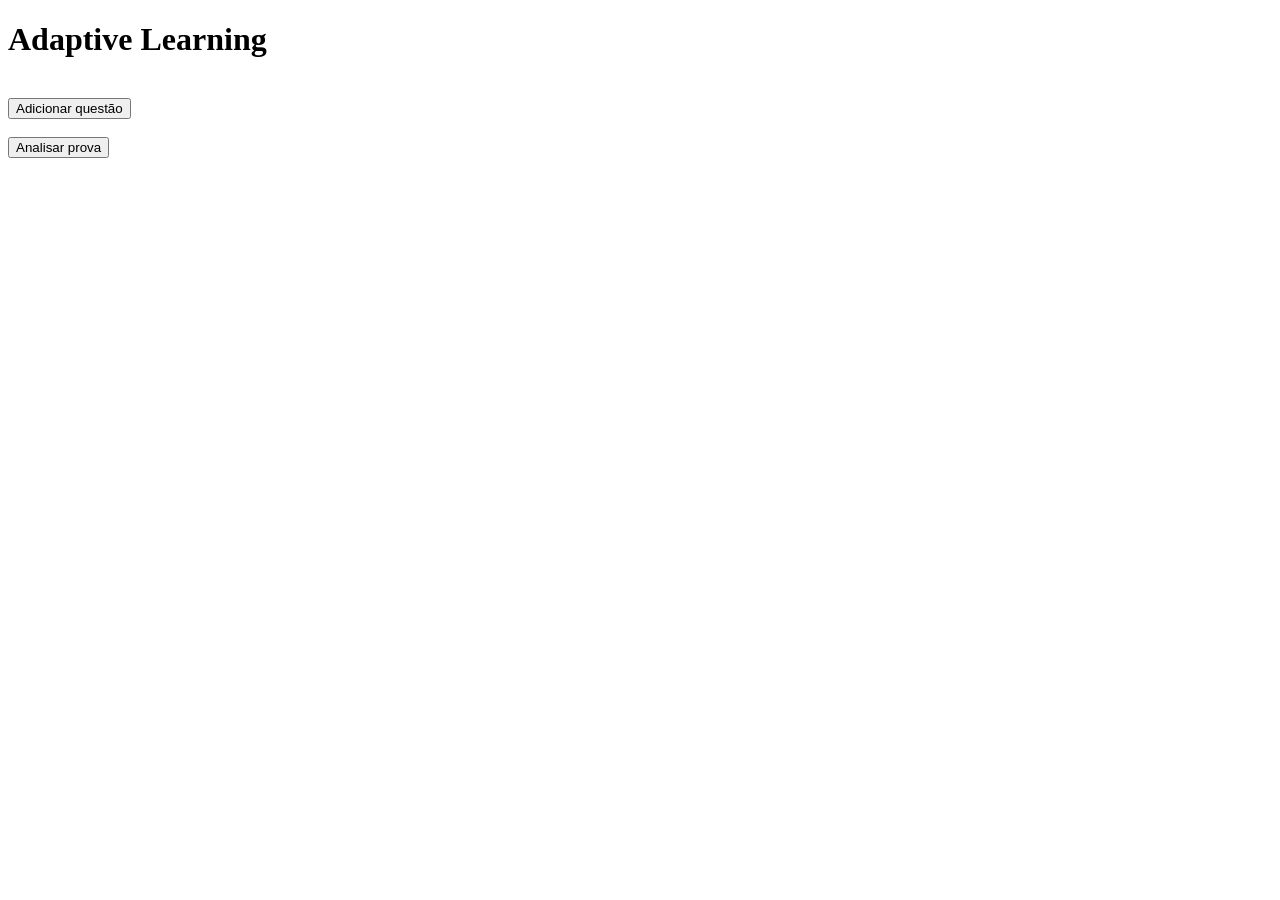
<file: Frontend/index.html>
<!DOCTYPE html>
<html lang="pt-BR">

<head>
    <meta charset="UTF-8">
    <meta name="viewport" content="width=device-width, initial-scale=1.0">
    <title>Adaptive Learning</title>
</head>

<body>

    <h1>Adaptive Learning</h1>

    <form id="question-form">

        <div id="questions-container">

        </div>

        <br>

        <button type="button" id="add-question">
            Adicionar questão
        </button>

        <br><br>

        <button type="submit">
            Analisar prova
        </button>

    </form>

    <div id="result"></div>

    <script src="script.js"></script>

</body>

</html>
</file>
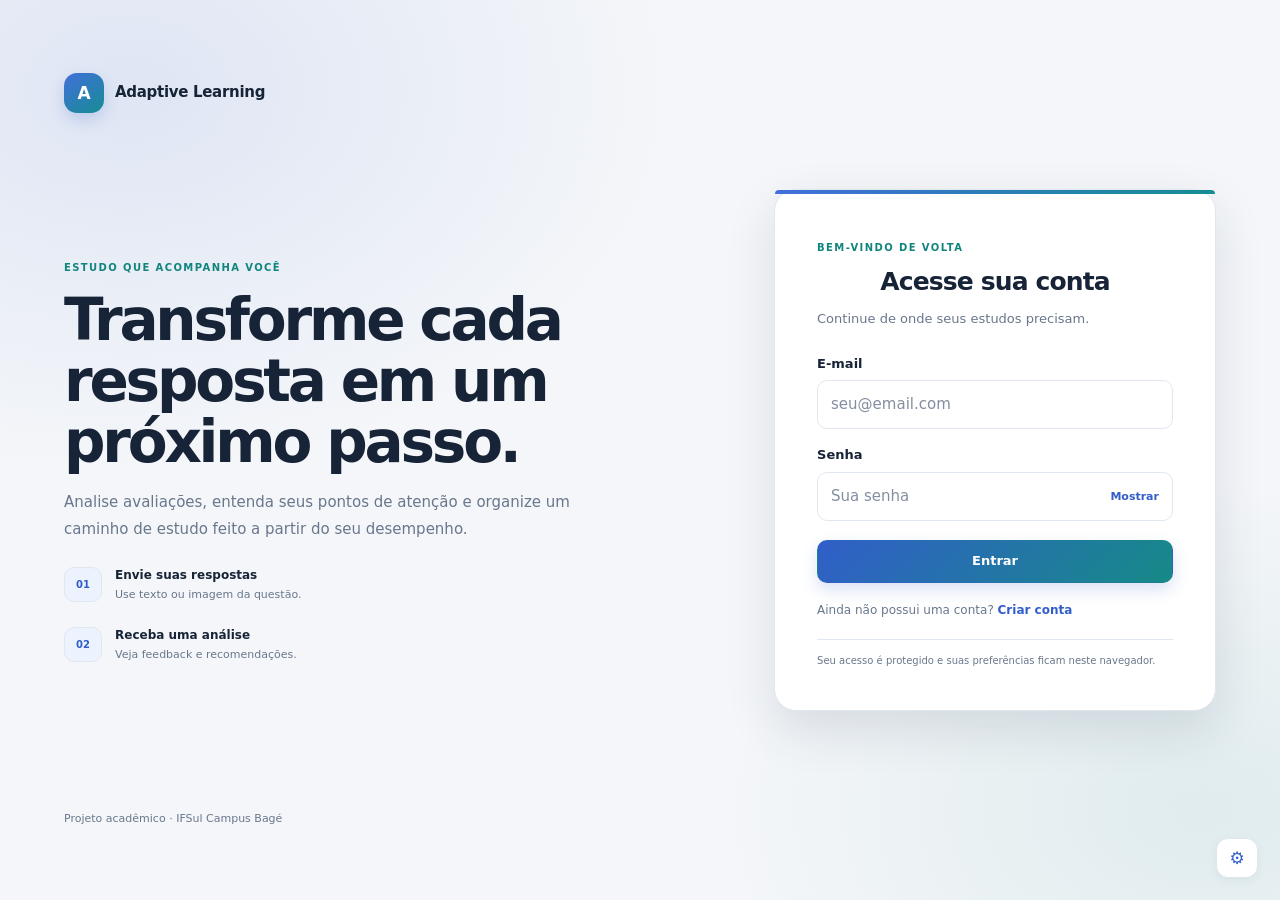
<file: frontend/dashboard.html>
<!DOCTYPE html>
<html lang="pt-BR">

<head>
    <meta charset="UTF-8">
    <meta name="viewport" content="width=device-width, initial-scale=1.0">
    <meta http-equiv="Content-Security-Policy" content="default-src 'self'; base-uri 'self'; object-src 'none'; form-action 'self'; script-src 'self' https://vlibras.gov.br; style-src 'self' 'unsafe-inline' https://vlibras.gov.br; img-src 'self' data: blob: https://vlibras.gov.br; font-src 'self' data: https://vlibras.gov.br; connect-src 'self' http://127.0.0.1:8000 http://localhost:8000 https://vlibras.gov.br; frame-src https://vlibras.gov.br">
    <script src="js/theme-init.js"></script>

    <title>Painel | Adaptive Learning</title>

    <link rel="stylesheet" href="css/style.css">
    <link rel="stylesheet" href="css/product.css">
</head>

<body>

    <!-- Barra superior -->

    <header class="topbar">

        <button id="menu-button" class="menu-button" type="button" aria-label="Abrir menu">
            <span></span>
            <span></span>
            <span></span>
        </button>


        <div class="topbar-title">
            <span>Adaptive Learning</span>
            <span class="topbar-context">Seu espaço de aprendizagem</span>
        </div>

        <label class="nav-search-wrap" for="nav-search">
            <span aria-hidden="true">⌕</span>
            <input id="nav-search" type="search" placeholder="Ir para uma área…" autocomplete="off">
            <kbd>Ctrl K</kbd>
        </label>


        <button class="topbar-user" id="open-account-button" type="button" aria-label="Abrir meu perfil">
            <span class="user-avatar" id="user-avatar" aria-hidden="true">AL</span>
            <span class="user-topbar-copy"><strong id="user-name-short" data-no-translate></strong><small id="user-role-label">Conta</small></span>
        </button>

    </header>


    <!-- Menu lateral -->

    <aside id="sidebar" class="sidebar">

        <div class="sidebar-header">
            <span class="brand-mark" aria-hidden="true">A</span>
            <div><h2>Adaptive Learning</h2><span>Aprender com propósito</span></div>
            <button id="sidebar-close" class="sidebar-close" type="button" aria-label="Fechar menu">×</button>
        </div>

        <label class="sidebar-search" for="sidebar-nav-search">
            <span aria-hidden="true">⌕</span>
            <input id="sidebar-nav-search" type="search" placeholder="Buscar no menu" autocomplete="off">
        </label>


        <nav class="sidebar-nav">

            <span class="nav-group-label">ESPAÇO DE TRABALHO</span>

            <button class="menu-item active" data-section="home" type="button">
                <span aria-hidden="true"><svg viewBox="0 0 24 24"><path d="m3 10 9-7 9 7v10a1 1 0 0 1-1 1h-6v-7h-4v7H4a1 1 0 0 1-1-1z"/></svg></span>
                <span>Início</span>
            </button>


            <button class="menu-item" data-section="exam" type="button">
                <span aria-hidden="true"><svg viewBox="0 0 24 24"><path d="M8 4h8l4 4v12H4V4z"/><path d="M8 12h8M8 16h8M15 4v5h5"/></svg></span>
                <span>Avaliações</span>
            </button>


            <button class="menu-item" data-section="history" type="button">
                <span aria-hidden="true"><svg viewBox="0 0 24 24"><path d="M4 19V5M4 19h17"/><path d="M8 15v-4M13 15V7M18 15V9"/></svg></span>
                <span>Histórico</span>
            </button>


            <button class="menu-item" data-section="profile" type="button">
                <span aria-hidden="true"><svg viewBox="0 0 24 24"><circle cx="12" cy="8" r="4"/><path d="M4 21a8 8 0 0 1 16 0"/></svg></span>
                <span>Meu perfil</span>
            </button>

            <button class="menu-item" data-section="study-plan" type="button">
                <span aria-hidden="true"><svg viewBox="0 0 24 24"><path d="M4 5.5A2.5 2.5 0 0 1 6.5 3H20v16H6.5A2.5 2.5 0 0 0 4 21z"/><path d="M4 5.5v13A2.5 2.5 0 0 1 6.5 16H20"/></svg></span>
                <span>Plano de estudos</span>
            </button>


            <button class="menu-item" data-section="about" type="button">
                <span aria-hidden="true"><svg viewBox="0 0 24 24"><circle cx="12" cy="12" r="9"/><path d="M12 11v5M12 8h.01"/></svg></span>
                <span>Sobre o projeto</span>
            </button>


            <!--
                Esta opção começa escondida.
                O dashboard.js mostra ela apenas
                quando o usuário possui role ADMIN.
            -->

            <button id="admin-users-menu" class="menu-item" data-section="admin-users" type="button"
                style="display: none;">
                <span aria-hidden="true"><svg viewBox="0 0 24 24"><path d="m3 7 5 4 4-7 4 7 5-4-2 12H5z"/></svg></span>
                <span>Usuários</span>
            </button>

            <span class="nav-group-label nav-group-label-secondary">PREFERÊNCIAS</span>
            <button class="menu-item" id="open-account-menu" data-section="account" type="button">
                <span aria-hidden="true"><svg viewBox="0 0 24 24"><circle cx="12" cy="8" r="4"/><path d="M4 21a8 8 0 0 1 16 0"/></svg></span>
                <span>Minha conta</span>
            </button>
            <button class="menu-item" data-section="settings" type="button">
                <span aria-hidden="true"><svg viewBox="0 0 24 24"><circle cx="12" cy="12" r="3"/><path d="m19.4 15 .1.1 1.2 1-1.2 2.1-1.5-.5a8 8 0 0 1-1.5.9l-.3 1.6h-2.4l-.3-1.6a8 8 0 0 1-1.5-.9l-1.5.5-1.2-2.1 1.2-1a7 7 0 0 1 0-1.8l-1.2-1 1.2-2.1 1.5.5a8 8 0 0 1 1.5-.9l.3-1.6h2.4l.3 1.6a8 8 0 0 1 1.5.9l1.5-.5 1.2 2.1-1.2 1a7 7 0 0 1 0 1.8z"/></svg></span>
                <span>Configurações</span>
            </button>

        </nav>


        <div class="sidebar-footer">

            <button id="logout-button" class="menu-item logout" type="button">
                <span aria-hidden="true"><svg viewBox="0 0 24 24"><path d="M10 17l5-5-5-5M15 12H3"/><path d="M12 3h7a2 2 0 0 1 2 2v14a2 2 0 0 1-2 2h-7"/></svg></span>
                <span>Sair</span>
            </button>

        </div>

    </aside>


    <!-- Fundo escuro quando o menu abre -->

    <div id="overlay" class="overlay"></div>


    <!-- Conteúdo principal -->

    <main class="main-content">


        <!-- ================================= -->
        <!-- INÍCIO                            -->
        <!-- ================================= -->

        <section id="home-section" class="content-section active-section">

            <div class="welcome-section">

                <p id="welcome-eyebrow" class="eyebrow">
                    APRENDIZAGEM ADAPTATIVA
                </p>

                <h1>
                    Olá, <span id="user-name" data-no-translate></span> 👋
                </h1>

                <p id="welcome-text" class="welcome-text">
                    Acompanhe seu desempenho, analise provas e descubra
                    quais conteúdos precisam de mais atenção.
                </p>

            </div>


            <div class="dashboard-grid">

                <section id="home-admin-overview" class="admin-overview-card" style="display:none" aria-labelledby="admin-overview-title">
                    <div class="admin-overview-heading">
                        <div><p class="eyebrow">ÁREA ADMINISTRATIVA</p><h2 id="admin-overview-title">Visão geral do sistema</h2><p>Indicadores da plataforma e gestão de contas.</p></div>
                        <button class="primary-button" id="open-admin-users-button" type="button">Gerenciar contas</button>
                    </div>
                    <div class="admin-metrics" aria-live="polite">
                        <article><span>Contas</span><strong id="admin-metric-users">—</strong></article>
                        <article><span>Estudantes</span><strong id="admin-metric-students">—</strong></article>
                        <article><span>Professores</span><strong id="admin-metric-teachers">—</strong></article>
                        <article><span>Avaliações publicadas</span><strong id="admin-metric-assessments">—</strong></article>
                    </div>
                    <p class="admin-overview-note" id="admin-overview-note">Carregando indicadores…</p>
                </section>


                <!-- Card principal -->

                <div class="dashboard-card highlight-card">

                    <div class="card-icon">
                        📝
                    </div>


                    <div>

                        <h3>
                            Avaliações
                        </h3>

                        <p>
                            Professores publicam questões; estudantes enviam suas respostas para correção.
                        </p>


                        <button class="primary-button" id="start-exam-button" type="button">
                            Acessar avaliações
                        </button>

                    </div>

                </div>


                <!-- Desempenho -->

                <div id="home-student-performance-card" class="dashboard-card">

                    <div class="card-icon">
                        📊
                    </div>

                    <h3>
                        Seu desempenho
                    </h3>

                    <p>
                        Acompanhe seu desempenho acumulado nas avaliações.
                    </p>

                    <div class="home-performance">

                        <div class="home-performance-item">
                            <span>Questões</span>
                            <strong id="home-total">-</strong>
                        </div>

                        <div class="home-performance-item">
                            <span>Acertos</span>
                            <strong id="home-correct">-</strong>
                        </div>

                        <div class="home-performance-item">
                            <span>Aproveitamento</span>
                            <strong id="home-accuracy">-</strong>
                        </div>

                    </div>

                </div>


                <!-- Prioridades -->

                <div id="home-study-priorities-card" class="dashboard-card">

                    <div class="card-icon">
                        🎯
                    </div>

                    <h3>
                        Prioridades de estudo
                    </h3>

                    <p>
                        Conteúdos que atualmente precisam de mais atenção.
                    </p>

                    <div id="home-priorities" data-no-translate>

                        <div class="empty-state">

                            <strong>
                                Carregando...
                            </strong>

                        </div>

                    </div>

                </div>


                <!-- Explicação do sistema -->

                <div id="home-learning-info" class="info-card">

                    <div>

                        <p class="eyebrow">
                            COMO FUNCIONA
                        </p>

                        <h2>
                            O sistema aprende com seu desempenho
                        </h2>

                        <p>
                            A cada avaliação, suas respostas são analisadas,
                            seus erros são identificados e os conteúdos que
                            precisam de mais atenção são encontrados.
                        </p>

                    </div>


                    <div class="steps">


                        <div class="step">

                            <span>1</span>

                            <div>

                                <strong>
                                    Você responde
                                </strong>

                                <p>
                                    Faça uma avaliação.
                                </p>

                            </div>

                        </div>


                        <div class="step">

                            <span>2</span>

                            <div>

                                <strong>
                                    A IA analisa
                                </strong>

                                <p>
                                    Seus erros e tópicos são identificados.
                                </p>

                            </div>

                        </div>


                        <div class="step">

                            <span>3</span>

                            <div>

                                <strong>
                                    O estudo se adapta
                                </strong>

                                <p>
                                    Suas prioridades são definidas.
                                </p>

                            </div>

                        </div>

                    </div>

                </div>

        </section>

        <section id="settings-section" class="content-section">
            <div class="page-header">
                <p class="eyebrow">PREFERÊNCIAS DA CONTA</p>
                <h1>Configurações</h1>
                <p>Personalize a aparência e a leitura do Adaptive Learning neste navegador.</p>
            </div>

            <div class="settings-layout">
                <div class="settings-main-column">
                    <section class="settings-card" aria-labelledby="appearance-title">
                        <div class="settings-card-heading"><span class="settings-icon" aria-hidden="true">◐</span><div><h2 id="appearance-title">Aparência</h2><p>Escolha como o sistema acompanha sua preferência de tela.</p></div></div>
                        <div class="settings-control-row"><div><label for="theme-setting">Tema</label><small>Você pode acompanhar o tema do dispositivo.</small></div><select id="theme-setting"><option value="system">Automático</option><option value="light">Claro</option><option value="dark">Escuro</option></select></div>
                    </section>

                    <section class="settings-card" aria-labelledby="accessibility-title">
                        <div class="settings-card-heading"><span class="settings-icon" aria-hidden="true">Aa</span><div><h2 id="accessibility-title">Leitura e acessibilidade</h2><p>Preferências que ajudam a deixar a interface mais confortável.</p></div></div>
                        <div class="settings-control-row"><div><label for="text-scale-setting">Tamanho da interface</label><small>Aumenta textos e controles para facilitar a leitura.</small></div><select id="text-scale-setting"><option value="normal">Padrão</option><option value="large">Grande</option><option value="larger">Muito grande</option></select></div>
                        <div class="settings-control-row"><div><label for="contrast-setting">Alto contraste</label><small>Reforça contornos e diferenças entre elementos.</small></div><label class="switch"><input id="contrast-setting" type="checkbox"><span class="switch-track" aria-hidden="true"></span><span class="sr-only">Ativar alto contraste</span></label></div>
                        <div class="settings-control-row"><div><label for="motion-setting">Reduzir animações</label><small>Desativa movimentos decorativos da interface.</small></div><label class="switch"><input id="motion-setting" type="checkbox"><span class="switch-track" aria-hidden="true"></span><span class="sr-only">Reduzir animações</span></label></div>
                    </section>

                    <section class="settings-card" aria-labelledby="language-title">
                        <div class="settings-card-heading"><span class="settings-icon" aria-hidden="true">文</span><div><h2 id="language-title">Idioma</h2><p>Idioma atual da interface.</p></div></div>
                        <div class="settings-control-row"><div><label for="language-setting">Idioma</label><small>Altera os textos da interface; enunciados e respostas permanecem no idioma original.</small></div><select id="language-setting"><option value="pt-BR">Português (Brasil)</option><option value="en">English</option></select></div>
                    </section>

                    <section class="settings-card" aria-labelledby="comfort-title">
                        <div class="settings-card-heading"><span class="settings-icon" aria-hidden="true">Aa</span><div><h2 id="comfort-title">Conforto de leitura</h2><p>Reduza distrações e destaque os controles da página.</p></div></div>
                        <div class="settings-control-row"><div><label for="reading-mode-setting">Modo de leitura</label><small>Amplia o espaçamento e limita a largura dos textos longos.</small></div><label class="switch"><input id="reading-mode-setting" type="checkbox"><span class="switch-track" aria-hidden="true"></span><span class="sr-only">Ativar modo de leitura</span></label></div>
                        <div class="settings-control-row"><div><label for="link-highlight-setting">Destacar links</label><small>Aplica sublinhado permanente aos links.</small></div><label class="switch"><input id="link-highlight-setting" type="checkbox"><span class="switch-track" aria-hidden="true"></span><span class="sr-only">Destacar links</span></label></div>
                    </section>

                    <section class="settings-card settings-reset-card" aria-labelledby="reset-settings-title">
                        <div><h2 id="reset-settings-title">Restaurar preferências</h2><p>Volta ao tema automático e aos ajustes padrão de leitura e acessibilidade.</p></div>
                        <button id="reset-settings-button" class="secondary-button" type="button">Restaurar padrão</button>
                    </section>
                    <p id="settings-status" class="settings-status" role="status" aria-live="polite"></p>
                </div>

                <aside class="settings-side-column">
                    <section class="settings-card account-settings-card" aria-labelledby="account-settings-title">
                        <p class="eyebrow">SUA CONTA</p><h2 id="account-settings-title">Dados do perfil</h2>
                        <dl class="account-details"><div><dt>Nome</dt><dd id="settings-account-name" data-no-translate>Carregando…</dd></div><div><dt>E-mail</dt><dd id="settings-account-email" data-no-translate>—</dd></div><div><dt>Perfil</dt><dd id="settings-account-role">—</dd></div></dl>
                    </section>
                    <section class="settings-card shortcuts-card" aria-labelledby="shortcuts-title">
                        <p class="eyebrow">ATALHOS</p><h2 id="shortcuts-title">Navegue mais rápido</h2>
                        <div class="shortcut-row"><span>Abrir busca do menu</span><kbd>Ctrl K</kbd></div>
                        <div class="shortcut-row"><span>Fechar menu ou busca</span><kbd>Esc</kbd></div>
                        <p class="settings-footnote">As preferências ficam salvas somente neste navegador.</p>
                    </section>
                </aside>
            </div>
        </section>



        <!-- ================================= -->
        <!-- ANALISAR PROVA                    -->
        <!-- ================================= -->

        <section id="exam-section" class="content-section">

            <div class="page-header">

                <p class="eyebrow">
                    AVALIAÇÃO
                </p>

                <h1>
                    Analisar prova
                </h1>

                <p>
                    Envie uma avaliação para receber uma análise
                    personalizada.
                </p>

            </div>


            <div class="dashboard-card coming-soon-card">

                <span class="large-icon">
                    🧠
                </span>

                <h2>
                    Análise com inteligência artificial
                </h2>

                <p>
                    A análise de prova utiliza o modelo de linguagem
                    para identificar erros, classificar conteúdos
                    e gerar recomendações.
                </p>


                <button class="primary-button" id="open-exam-button" type="button">
                    Preparar avaliação
                </button>

            </div>

        </section>



        <!-- ================================= -->
        <!-- HISTÓRICO                         -->
        <!-- ================================= -->

        <section id="history-section" class="content-section">

            <div class="page-header">

                <p class="eyebrow">
                    ACOMPANHAMENTO
                </p>

                <h1>
                    Histórico
                </h1>

                <p>
                    Acompanhe suas avaliações e sua evolução ao longo do tempo.
                </p>

            </div>


            <div id="history-container" class="dashboard-card" data-no-translate>
                <div class="history-loading" role="status">
                    <span class="loading-spinner" aria-hidden="true"></span>
                    <div><strong>Carregando histórico</strong><span>Buscando suas tentativas recentes.</span></div>
                </div>
            </div>

        </section>



        <!-- ================================= -->
        <!-- PERFIL                            -->
        <!-- ================================= -->

        <section id="profile-section" class="content-section">

            <div class="page-header">

                <p class="eyebrow">
                    DESEMPENHO
                </p>

                <h1>
                    Meu desempenho
                </h1>

                <p>
                    Este perfil considera todas as respostas das suas avaliações. Use o Histórico para comparar cada tentativa e acompanhar sua evolução.
                </p>

            </div>


            <div class="performance-card">

                <div class="performance-item">

                    <span class="performance-label">
                        Questões
                    </span>

                    <strong id="profile-total">
                        -
                    </strong>

                </div>


                <div class="performance-item">

                    <span class="performance-label">
                        Acertos
                    </span>

                    <strong id="profile-correct">
                        -
                    </strong>

                </div>


                <div class="performance-item">

                    <span class="performance-label">
                        Erros
                    </span>

                    <strong id="profile-incorrect">
                        -
                    </strong>

                </div>


                <div class="performance-item">

                    <span class="performance-label">
                        Aproveitamento
                    </span>

                    <strong id="profile-accuracy">
                        -
                    </strong>

                </div>

            </div>


            <div class="dashboard-card">

                <div class="page-header">

                    <h2>
                        Desempenho por tópico
                    </h2>

                    <p>
                        Os tópicos estão ordenados do menor para o maior
                        aproveitamento.
                    </p>

                </div>


                <div id="topic-performance-container" data-no-translate>

                    <div class="empty-state">
                        <strong>
                            Carregando desempenho...
                        </strong>
                    </div>

                </div>

            </div>

        </section>

        <!-- ================================= -->
        <!-- PLANO DE ESTUDOS                  -->
        <!-- ================================= -->

        <section id="study-plan-section" class="content-section">

            <div class="page-header">

                <p class="eyebrow">
                    APRENDIZAGEM ADAPTATIVA
                </p>

                <h1>
                    Plano de estudos
                </h1>

                <p>
                    Seu plano é gerado com base no seu desempenho acumulado
                    e nas dificuldades identificadas pelo sistema.
                </p>

            </div>


            <div id="study-plan-container" class="dashboard-card study-plan-panel" aria-live="polite">

                <div class="study-plan-start">
                    <div class="study-plan-start-icon" aria-hidden="true">✦</div>
                    <div>
                        <p class="eyebrow">PRONTO QUANDO VOCÊ ESTIVER</p>
                        <h2>Monte seu plano personalizado</h2>
                        <p>A análise usa seu histórico completo de respostas. Ela só é iniciada quando você escolher gerar o plano.</p>
                    </div>
                    <button class="primary-button study-plan-generate-button" data-study-plan-action="generate" type="button">Gerar plano de estudos</button>
                </div>

            </div>

        </section>

        <!-- ================================= -->
        <!-- SOBRE                              -->
        <!-- ================================= -->

        <section id="about-section" class="content-section">

            <div class="page-header">

                <p class="eyebrow">
                    PROJETO
                </p>

                <h1>
                    Sobre o Adaptive Learning
                </h1>

                <p>
                    Como a plataforma transforma respostas de avaliações em feedback e prioridades de estudo.
                </p>

            </div>

            <div class="about-overview-grid">
                <article class="dashboard-card about-feature about-feature-primary">
                    <p class="eyebrow">PROPÓSITO DO TCC</p>
                    <h2>Feedback que ajuda o aluno a saber o próximo passo</h2>
                    <p>O Adaptive Learning é um protótipo acadêmico para apoiar o ensino de lógica e programação em C. Em vez de guardar apenas uma nota, ele analisa a resposta, explica o principal ponto a revisar e acompanha como o desempenho muda entre as tentativas.</p>
                    <div class="about-highlight"><strong>O foco</strong><span>Usar evidências das respostas para orientar o estudo, mantendo o professor responsável pela avaliação e pelos critérios.</span></div>
                </article>

                <article class="dashboard-card about-feature about-roles-card">
                    <p class="eyebrow">UM FLUXO PARA CADA PAPEL</p>
                    <h2>Professor publica. Aluno responde.</h2>
                    <ul class="about-role-list">
                        <li><strong>Professor</strong><span>Cria avaliações, informa o gabarito ou critérios privados e acompanha as respostas recebidas.</span></li>
                        <li><strong>Aluno</strong><span>Envia uma foto ou prova, revisa a transcrição, solicita a correção e consulta o feedback.</span></li>
                        <li><strong>Administrador</strong><span>Gerencia usuários e atribui os papéis de estudante e professor.</span></li>
                    </ul>
                </article>
            </div>

            <article class="dashboard-card about-process-card">
                <div class="about-section-heading"><div><p class="eyebrow">DA RESPOSTA AO ESTUDO</p><h2>Como funciona</h2></div><span>Fluxo atual do protótipo</span></div>
                <ol class="about-process-list">
                    <li><span>01</span><div><strong>Avaliação</strong><p>O professor cadastra questões e critérios de correção. O gabarito fica no servidor.</p></div></li>
                    <li><span>02</span><div><strong>Imagem e revisão</strong><p>O aluno envia uma página ou foto, confere o texto transcrito e pode corrigi-lo antes de enviar.</p></div></li>
                    <li><span>03</span><div><strong>Correção e feedback</strong><p>O modelo compara a resposta com os critérios, identifica tópico e erro principal e explica o resultado.</p></div></li>
                    <li><span>04</span><div><strong>Histórico e plano</strong><p>As tentativas formam um perfil acumulado. O plano destaca dificuldades comprovadas no histórico.</p></div></li>
                </ol>
            </article>

            <div class="about-detail-grid">
                <article class="dashboard-card about-feature">
                    <p class="eyebrow">APRENDIZAGEM ADAPTATIVA</p>
                    <h2>O perfil usa o histórico completo</h2>
                    <p>O desempenho considera as respostas de todas as avaliações registradas para aquele aluno. Assim, uma dificuldade recorrente não desaparece por causa de uma única prova recente. A tela de Histórico mantém cada tentativa disponível para comparar os resultados.</p>
                    <p class="about-note">A proposta é acompanhar o conjunto de evidências; a interpretação pedagógica continua dependendo do contexto da turma e do professor.</p>
                </article>

                <article class="dashboard-card about-feature">
                    <p class="eyebrow">IA E OCR</p>
                    <h2>Modelos locais com revisão humana</h2>
                    <p>O Ollama executa Qwen3 para correção e plano de estudos e Qwen3-VL para ler manuscrito e separar questões. O Tesseract atende ao texto impresso. O estudante pode revisar a transcrição; o professor define o gabarito e os critérios.</p>
                    <p class="about-note">A leitura e a correção podem falhar. O feedback é apoio ao estudo e não substitui a decisão docente.</p>
                </article>

                <article class="dashboard-card about-feature">
                    <p class="eyebrow">ACESSIBILIDADE</p>
                    <h2>Opções para diferentes formas de uso</h2>
                    <p>O site inclui tema claro e escuro, contraste reforçado, redução de movimento e controles adaptados a telas menores. O widget oficial VLibras permite solicitar tradução de conteúdo selecionado para Libras.</p>
                    <a class="about-resource-link" href="https://vlibras.gov.br/app/" target="_blank" rel="noopener noreferrer">Conheça o VLibras <span aria-hidden="true">↗</span></a>
                </article>
            </div>

            <article class="dashboard-card about-stack-card">
                <div class="about-section-heading"><div><p class="eyebrow">CONSTRUÇÃO DO PROJETO</p><h2>Tecnologias</h2></div></div>
                <div class="technology-list">
                    <span>Python</span><span>FastAPI</span><span>SQLAlchemy</span><span>PostgreSQL</span>
                    <span>Ollama</span><span>Qwen3</span><span>Qwen3-VL</span><span>Tesseract OCR</span>
                    <span>HTML</span><span>CSS</span><span>JavaScript</span><span>VLibras</span>
                </div>
                <p class="project-author">Desenvolvido por <strong>Raphaell Nunes e Silva</strong><br>Instituto Federal Sul-rio-grandense (IFSul) · Campus Bagé</p>
            </article>

        </section>



        <!-- ================================= -->
        <!-- ADMIN                             -->
        <!-- ================================= -->

        <section id="admin-users-section" class="content-section">

            <div class="page-header">

                <p class="eyebrow">
                    ADMINISTRAÇÃO
                </p>

                <h1>
                    Usuários
                </h1>

                <p>
                    Gerencie contas e permissões. Professores podem criar avaliações e acompanhar respostas.
                </p>

            </div>


            <div id="admin-users-container" class="dashboard-card">

                <p>
                    Carregando usuários...
                </p>

            </div>

        </section>

    </main>

    <dialog id="account-dialog" class="account-dialog" aria-labelledby="account-dialog-title">
        <div class="account-dialog-header"><div><p class="eyebrow">PERFIL E SEGURANÇA</p><h2 id="account-dialog-title">Minha conta</h2></div><button id="close-account-dialog" class="accessibility-close" type="button" aria-label="Fechar perfil">×</button></div>
        <div class="account-dialog-body">
            <form id="account-profile-form" class="account-form">
                <h3>Dados pessoais</h3>
                <label for="account-name-input">Nome</label><input id="account-name-input" name="name" type="text" maxlength="150" required>
                <label for="account-email-input">E-mail</label><input id="account-email-input" type="email" disabled>
                <p class="field-help">O e-mail é usado para entrar e não pode ser alterado nesta tela.</p>
                <button class="primary-button" type="submit">Salvar nome</button>
                <p id="profile-status" class="form-status" role="status" aria-live="polite"></p>
            </form>
            <form id="account-password-form" class="account-form">
                <h3>Alterar senha</h3>
                <label for="current-password-input">Senha atual</label><input id="current-password-input" type="password" autocomplete="current-password" required>
                <label for="new-password-input">Nova senha</label><input id="new-password-input" type="password" minlength="12" maxlength="128" autocomplete="new-password" required>
                <small>Use pelo menos 12 caracteres.</small>
                <label for="confirm-password-input">Confirmar nova senha</label><input id="confirm-password-input" type="password" minlength="12" maxlength="128" autocomplete="new-password" required>
                <button class="primary-button" type="submit">Atualizar senha</button>
                <p id="password-status" class="form-status" role="status" aria-live="polite"></p>
            </form>
        </div>
    </dialog>


    <script defer src="https://vlibras.gov.br/app/vlibras-plugin.js"></script>
    <script src="js/config.js"></script>
    <script src="js/ui.js"></script>
    <script src="js/i18n.js"></script>
    <script src="js/dashboard.js"></script>

</body>

</html>
</file>
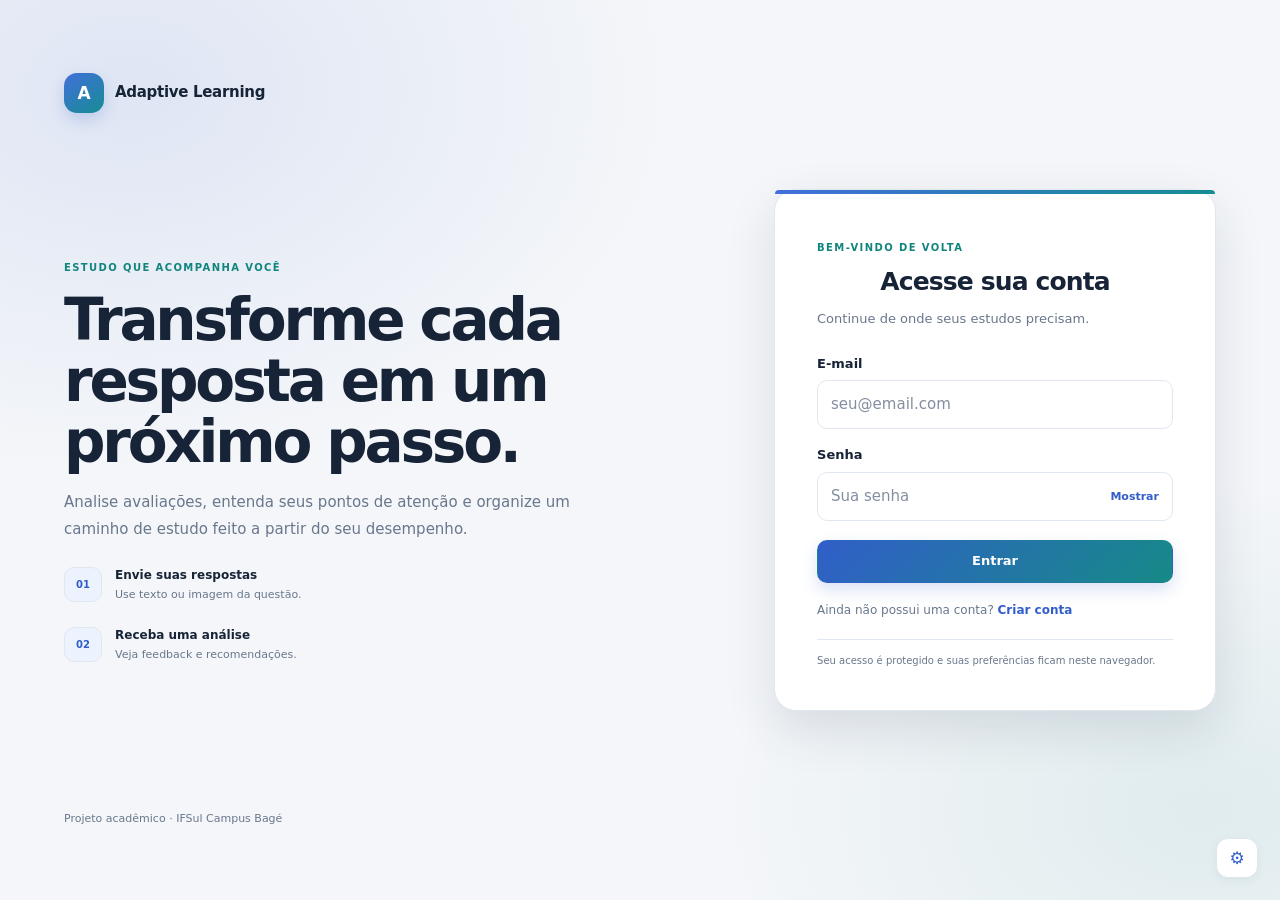
<file: frontend/exam.html>
<!DOCTYPE html>
<html lang="pt-BR">

<head>
    <meta charset="UTF-8">
    <meta name="viewport" content="width=device-width, initial-scale=1.0">
    <meta http-equiv="Content-Security-Policy" content="default-src 'self'; base-uri 'self'; object-src 'none'; form-action 'self'; script-src 'self' https://vlibras.gov.br; style-src 'self' 'unsafe-inline' https://vlibras.gov.br; img-src 'self' data: blob: https://vlibras.gov.br; font-src 'self' data: https://vlibras.gov.br; connect-src 'self' http://127.0.0.1:8000 http://localhost:8000 https://vlibras.gov.br; frame-src https://vlibras.gov.br">
    <script src="js/theme-init.js"></script>
    <title>Avaliações | Adaptive Learning</title>
    <link rel="stylesheet" href="css/style.css">
    <link rel="stylesheet" href="css/product.css">
</head>

<body>
    <header class="topbar">
        <button id="back-button" class="back-button" type="button" aria-label="Voltar ao painel">←</button>
        <div class="topbar-title"><span>Avaliações</span><span class="topbar-context">Espaço de avaliações</span></div>
    </header>

    <main class="main-content">
        <div class="page-header">
            <p class="eyebrow">QUESTÕES E CORREÇÃO</p>
            <h1 id="workflow-title">Carregando...</h1>
            <p id="workflow-description">Preparando seu espaço de avaliações.</p>
        </div>
        <div id="exam-workflow" aria-live="polite">
            <div class="empty-state"><strong>Carregando</strong><span>Conectando à API...</span></div>
        </div>
    </main>

    <script defer src="https://vlibras.gov.br/app/vlibras-plugin.js"></script>
    <script src="js/config.js"></script>
    <script src="js/ui.js"></script>
    <script src="js/i18n.js"></script>
    <script src="js/exam.js"></script>
</body>

</html>
</file>
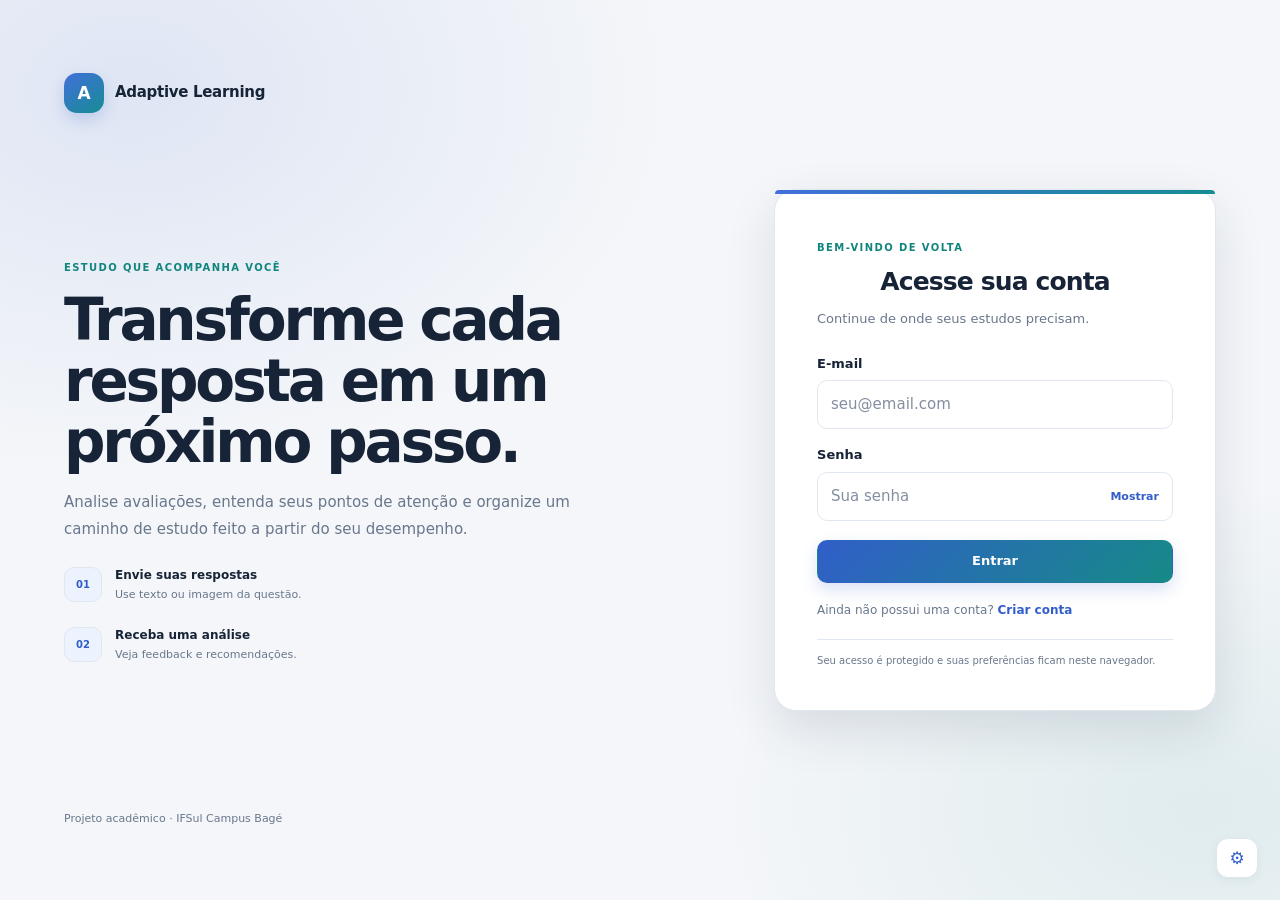
<file: frontend/login.html>
<!DOCTYPE html>
<html lang="pt-BR">

<head>
    <meta charset="UTF-8">
    <meta name="viewport" content="width=device-width, initial-scale=1.0">
    <meta http-equiv="Content-Security-Policy" content="default-src 'self'; base-uri 'self'; object-src 'none'; form-action 'self'; script-src 'self' https://vlibras.gov.br; style-src 'self' 'unsafe-inline' https://vlibras.gov.br; img-src 'self' data: blob: https://vlibras.gov.br; font-src 'self' data: https://vlibras.gov.br; connect-src 'self' http://127.0.0.1:8000 http://localhost:8000 https://vlibras.gov.br; frame-src https://vlibras.gov.br">
    <script src="js/theme-init.js"></script>

    <title>Entrar | Adaptive Learning</title>

    <link rel="stylesheet" href="css/style.css">
    <link rel="stylesheet" href="css/product.css?v=20261125-password-toggle">
</head>

<body>

    <main class="auth-container">

        <section class="auth-intro" aria-label="Sobre o Adaptive Learning">
            <a class="auth-brand" href="login.html"><span class="brand-mark">A</span><span>Adaptive Learning</span></a>
            <div class="auth-intro-copy">
                <p class="eyebrow">ESTUDO QUE ACOMPANHA VOCÊ</p>
                <h2>Transforme cada resposta em um próximo passo.</h2>
                <p>Analise avaliações, entenda seus pontos de atenção e organize um caminho de estudo feito a partir do seu desempenho.</p>
                <div class="auth-feature"><span>01</span><div><strong>Envie suas respostas</strong><small>Use texto ou imagem da questão.</small></div></div>
                <div class="auth-feature"><span>02</span><div><strong>Receba uma análise</strong><small>Veja feedback e recomendações.</small></div></div>
            </div>
            <p class="auth-footnote">Projeto acadêmico · IFSul Campus Bagé</p>
        </section>

        <section class="auth-card">

            <p class="eyebrow auth-form-eyebrow">BEM-VINDO DE VOLTA</p>
            <h1>Acesse sua conta</h1>
            <p class="auth-subtitle">
                Continue de onde seus estudos precisam.
            </p>

            <form id="login-form">

                <div class="form-group">

                    <label for="email">
                        E-mail
                    </label>

                    <input type="email" id="email" name="email" placeholder="seu@email.com" required>

                </div>

                <div class="form-group">

                    <label for="password">
                        Senha
                    </label>

                    <input type="password" id="password" name="password" placeholder="Sua senha" maxlength="128" autocomplete="current-password" required>

                </div>

                <button type="submit">
                    Entrar
                </button>

            </form>

            <p id="login-message"></p>

            <p class="auth-link">
                Ainda não possui uma conta?
                <a href="register.html">Criar conta</a>
            </p>

            <p class="auth-privacy">Seu acesso é protegido e suas preferências ficam neste navegador.</p>

        </section>

    </main>

    <script defer src="https://vlibras.gov.br/app/vlibras-plugin.js"></script>
    <script src="js/config.js"></script>
    <script src="js/ui.js"></script>
    <script src="js/i18n.js"></script>
    <script src="js/login.js"></script>

</body>

</html>
</file>
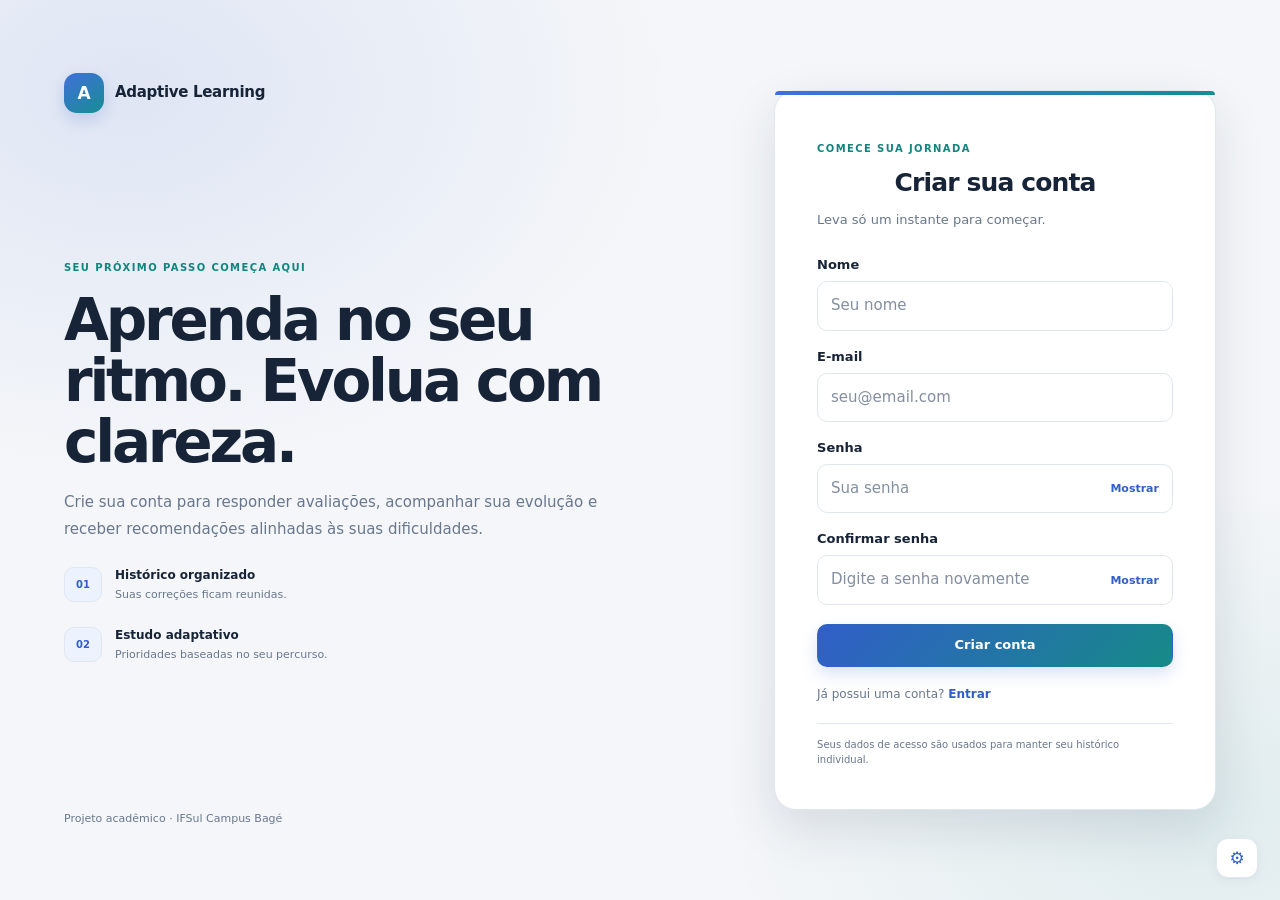
<file: frontend/register.html>
<!DOCTYPE html>
<html lang="pt-BR">

<head>
    <meta charset="UTF-8">
    <meta name="viewport" content="width=device-width, initial-scale=1.0">
    <meta http-equiv="Content-Security-Policy" content="default-src 'self'; base-uri 'self'; object-src 'none'; form-action 'self'; script-src 'self' https://vlibras.gov.br; style-src 'self' 'unsafe-inline' https://vlibras.gov.br; img-src 'self' data: blob: https://vlibras.gov.br; font-src 'self' data: https://vlibras.gov.br; connect-src 'self' http://127.0.0.1:8000 http://localhost:8000 https://vlibras.gov.br; frame-src https://vlibras.gov.br">
    <script src="js/theme-init.js"></script>

    <title>Criar conta | Adaptive Learning</title>

    <link rel="stylesheet" href="css/style.css">
    <link rel="stylesheet" href="css/product.css?v=20261125-password-toggle">
</head>

<body>

    <main class="auth-container">

        <section class="auth-intro" aria-label="Sobre o Adaptive Learning">
            <a class="auth-brand" href="login.html"><span class="brand-mark">A</span><span>Adaptive Learning</span></a>
            <div class="auth-intro-copy">
                <p class="eyebrow">SEU PRÓXIMO PASSO COMEÇA AQUI</p>
                <h2>Aprenda no seu ritmo. Evolua com clareza.</h2>
                <p>Crie sua conta para responder avaliações, acompanhar sua evolução e receber recomendações alinhadas às suas dificuldades.</p>
                <div class="auth-feature"><span>01</span><div><strong>Histórico organizado</strong><small>Suas correções ficam reunidas.</small></div></div>
                <div class="auth-feature"><span>02</span><div><strong>Estudo adaptativo</strong><small>Prioridades baseadas no seu percurso.</small></div></div>
            </div>
            <p class="auth-footnote">Projeto acadêmico · IFSul Campus Bagé</p>
        </section>

        <section class="auth-card">

            <p class="eyebrow auth-form-eyebrow">COMECE SUA JORNADA</p>
            <h1>Criar sua conta</h1>

            <p class="auth-subtitle">
                Leva só um instante para começar.
            </p>

            <form id="register-form">

                <div class="form-group">

                    <label for="name">
                        Nome
                    </label>

                    <input type="text" id="name" name="name" placeholder="Seu nome" required>

                </div>

                <div class="form-group">

                    <label for="email">
                        E-mail
                    </label>

                    <input type="email" id="email" name="email" placeholder="seu@email.com" required>

                </div>

                <div class="form-group">

                    <label for="password">
                        Senha
                    </label>

                    <input type="password" id="password" name="password" placeholder="Sua senha" minlength="12" maxlength="128" autocomplete="new-password" required>

                </div>

                <div class="form-group">

                    <label for="confirm-password">
                        Confirmar senha
                    </label>

                    <input type="password" id="confirm-password" name="confirm-password" minlength="12" maxlength="128" autocomplete="new-password"
                        placeholder="Digite a senha novamente" required>

                </div>

                <button type="submit">
                    Criar conta
                </button>

            </form>

            <p id="register-message"></p>

            <p class="auth-link">
                Já possui uma conta?
                <a href="login.html">Entrar</a>
            </p>

            <p class="auth-privacy">Seus dados de acesso são usados para manter seu histórico individual.</p>

        </section>

    </main>

    <script defer src="https://vlibras.gov.br/app/vlibras-plugin.js"></script>
    <script src="js/config.js"></script>
    <script src="js/ui.js"></script>
    <script src="js/i18n.js"></script>
    <script src="js/register.js"></script>

</body>

</html>
</file>
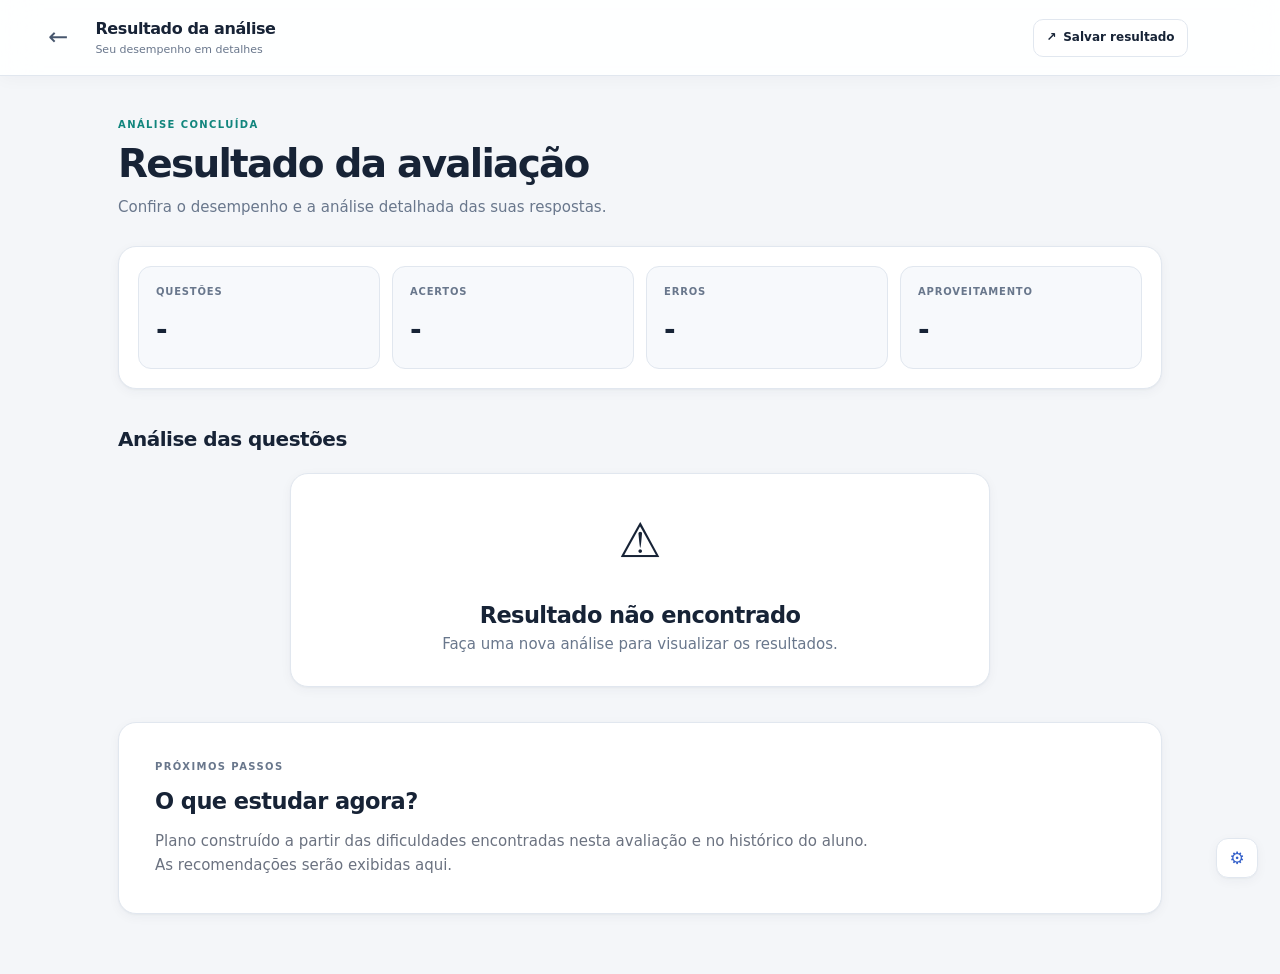
<file: frontend/result.html>
<!DOCTYPE html>
<html lang="pt-BR">

<head>
    <meta charset="UTF-8">
    <meta name="viewport" content="width=device-width, initial-scale=1.0">
    <meta http-equiv="Content-Security-Policy" content="default-src 'self'; base-uri 'self'; object-src 'none'; form-action 'self'; script-src 'self' https://vlibras.gov.br; style-src 'self' 'unsafe-inline' https://vlibras.gov.br; img-src 'self' data: blob: https://vlibras.gov.br; font-src 'self' data: https://vlibras.gov.br; connect-src 'self' http://127.0.0.1:8000 http://localhost:8000 https://vlibras.gov.br; frame-src https://vlibras.gov.br">
    <script src="js/theme-init.js"></script>

    <title>Resultado | Adaptive Learning</title>

    <link rel="stylesheet" href="css/style.css">
    <link rel="stylesheet" href="css/product.css">
</head>

<body>

    <header class="topbar">

        <button id="back-button" class="back-button" type="button">
            ←
        </button>

        <div class="topbar-title">
            <span>Resultado da análise</span>
            <span class="topbar-context">Seu desempenho em detalhes</span>
        </div>

        <button id="print-result-button" class="topbar-action" type="button"><span aria-hidden="true">↗</span> Salvar resultado</button>

    </header>


    <main class="main-content">

        <div class="page-header">

            <p class="eyebrow">
                ANÁLISE CONCLUÍDA
            </p>

            <h1>Resultado da avaliação</h1>

            <p>
                Confira o desempenho e a análise detalhada das suas
                respostas.
            </p>

        </div>


        <section id="performance-card" class="performance-card">

            <div class="performance-item">
                <span class="performance-label">
                    Questões
                </span>

                <strong id="total-questions">
                    -
                </strong>
            </div>


            <div class="performance-item">
                <span class="performance-label">
                    Acertos
                </span>

                <strong id="correct-answers">
                    -
                </strong>
            </div>


            <div class="performance-item">
                <span class="performance-label">
                    Erros
                </span>

                <strong id="incorrect-answers">
                    -
                </strong>
            </div>


            <div class="performance-item">
                <span class="performance-label">
                    Aproveitamento
                </span>

                <strong id="accuracy">
                    -
                </strong>
            </div>

        </section>


        <p id="analysis-duration" class="analysis-duration" aria-live="polite"></p>

        <section>

            <div class="results-header">

                <h2>
                    Análise das questões
                </h2>

            </div>

            <div id="questions-results" data-no-translate></div>

        </section>


        <section class="recommendations-card">

            <div>

                <p class="eyebrow">
                    PRÓXIMOS PASSOS
                </p>

                <h2>
                    O que estudar agora?
                </h2>

                <p>
                    Plano construído a partir das dificuldades encontradas
                    nesta avaliação e no histórico do aluno.
                </p>

            </div>

            <div id="study-recommendations" data-no-translate>
                <p>
                    As recomendações serão exibidas aqui.
                </p>
            </div>

        </section>


    </main>


    <script defer src="https://vlibras.gov.br/app/vlibras-plugin.js"></script>
    <script src="js/ui.js"></script>
    <script src="js/i18n.js"></script>
    <script src="js/result.js"></script>

</body>

</html>
</file>
<file: frontend/css/style.css>
* {
    box-sizing: border-box;
    margin: 0;
    padding: 0;
}


body {
    font-family: Arial, sans-serif;
    background: #f5f7fa;
    color: #1f2937;
    min-height: 100vh;
}


.ocr-group {
    border-top: 1px solid #e5e7eb;
    margin-top: 20px;
    padding-top: 20px;
}


.field-help,
.ocr-status {
    color: #6b7280;
    font-size: 14px;
    line-height: 1.45;
    margin-top: 8px;
}


.ocr-controls {
    align-items: center;
    display: flex;
    flex-wrap: wrap;
    gap: 10px;
    margin-top: 12px;
}


.ocr-controls input,
.ocr-controls select {
    background: #ffffff;
    border: 1px solid #d1d5db;
    border-radius: 6px;
    color: #374151;
    padding: 10px;
}


.ocr-controls .secondary-button {
    margin: 0;
}

.document-import {
    background: #f8fafc;
    border: 1px solid #dbe5f1;
    border-radius: 10px;
    margin-bottom: 22px;
    padding: 18px;
}

.document-import h3 {
    color: #1e3a5f;
    font-size: 16px;
    margin: 0;
}


.answer-image-preview {
    border: 1px solid #d1d5db;
    border-radius: 8px;
    cursor: crosshair;
    display: block;
    height: auto;
    margin-top: 14px;
    max-height: 70vh;
    max-width: 100%;
    touch-action: none;
}


.crop-controls {
    align-items: center;
    display: flex;
    flex-wrap: wrap;
    gap: 10px;
    margin-top: 12px;
}


.crop-controls[hidden],
.answer-image-preview[hidden] {
    display: none;
}


.crop-controls span {
    color: #4b5563;
    font-size: 14px;
    margin-right: 4px;
}


.crop-controls .secondary-button {
    margin: 0;
}


.transcribe-answer:disabled,
.use-image-crop:disabled {
    cursor: not-allowed;
    opacity: 0.55;
}


.analysis-duration {
    color: #6b7280;
    font-size: 14px;
    margin: 12px 0 24px;
    text-align: center;
}


.study-plan-item {
    border-top: 1px solid #e5e7eb;
    padding: 18px 0;
}


.study-plan-item:first-child {
    border-top: 0;
    padding-top: 0;
}


.study-plan-item h3 {
    margin: 0;
}


.study-plan-item p {
    line-height: 1.5;
}


.study-plan-item ul {
    margin: 8px 0 14px;
}


.study-plan-meta {
    color: #6b7280;
    font-size: 14px;
}


/* TOPBAR */

.topbar {
    position: fixed;
    top: 0;
    left: 0;

    width: 100%;
    height: 64px;

    background: #ffffff;

    border-bottom: 1px solid #e5e7eb;

    display: flex;
    align-items: center;

    padding: 0 20px;

    z-index: 1000;
}


.menu-button {
    width: 42px;
    height: 42px;

    border: none;
    background: transparent;

    display: flex;
    flex-direction: column;

    justify-content: center;
    gap: 5px;

    cursor: pointer;
}


.menu-button span {
    display: block;

    width: 22px;
    height: 2px;

    background: #1f2937;

    border-radius: 2px;
}


.topbar-title {
    margin-left: 12px;

    font-size: 18px;
    font-weight: bold;
}


.topbar-user {
    margin-left: auto;

    font-size: 14px;
    color: #6b7280;
}


/* SIDEBAR */

.sidebar {
    position: fixed;

    top: 0;
    left: 0;

    width: 270px;
    height: 100vh;

    background: #ffffff;

    border-right: 1px solid #e5e7eb;

    transform: translateX(-100%);
    transition: transform 0.25s ease;

    z-index: 1100;

    display: flex;
    flex-direction: column;
}


.sidebar.open {
    transform: translateX(0);
}


.sidebar-header {
    height: 64px;

    display: flex;
    align-items: center;

    padding: 0 24px;

    border-bottom: 1px solid #e5e7eb;
}


.sidebar-header h2 {
    font-size: 18px;
}


.sidebar-nav {
    display: flex;
    flex-direction: column;

    padding: 20px 12px;
    gap: 6px;
}


.menu-item {
    width: 100%;

    border: none;
    background: transparent;

    padding: 12px 14px;

    border-radius: 8px;

    display: flex;
    align-items: center;

    gap: 12px;

    font-size: 15px;
    text-align: left;

    cursor: pointer;

    color: #4b5563;
}


.menu-item:hover {
    background: #f3f4f6;
}


.menu-item.active {
    background: #e9eefc;
    color: #1d4ed8;
    font-weight: bold;
}


.sidebar-footer {
    margin-top: auto;

    padding: 12px;

    border-top: 1px solid #e5e7eb;
}


.menu-item.logout:hover {
    background: #fee2e2;
    color: #b91c1c;
}


/* OVERLAY */

.overlay {
    position: fixed;

    inset: 0;

    background: rgba(0, 0, 0, 0.25);

    opacity: 0;
    pointer-events: none;

    transition: opacity 0.2s ease;

    z-index: 1050;
}


.overlay.active {
    opacity: 1;
    pointer-events: auto;
}


/* MAIN */

.main-content {
    padding: 96px 30px 40px;

    max-width: 1200px;

    margin: 0 auto;
}


.content-section {
    display: none;
}


.content-section.active-section {
    display: block;
}


/* TEXTOS */

.welcome-section {
    margin-bottom: 35px;
}


.eyebrow {
    font-size: 12px;
    font-weight: bold;

    letter-spacing: 1.4px;

    color: #6b7280;

    margin-bottom: 10px;
}


.welcome-section h1 {
    font-size: 36px;

    margin-bottom: 12px;
}


.welcome-text {
    max-width: 650px;

    color: #6b7280;

    line-height: 1.6;
}


.page-header {
    margin-bottom: 30px;
}


.page-header h1 {
    font-size: 32px;

    margin-bottom: 10px;
}


.page-header p:last-child {
    color: #6b7280;
    line-height: 1.6;
}


/* CARDS */

.dashboard-grid {
    display: grid;

    grid-template-columns: repeat(2, 1fr);

    gap: 20px;

    margin-bottom: 20px;
}


.dashboard-card {
    background: #ffffff;

    border: 1px solid #e5e7eb;

    border-radius: 14px;

    padding: 25px;

    box-shadow: 0 4px 14px rgba(0, 0, 0, 0.04);
}


.dashboard-card h3 {
    margin-bottom: 10px;
}


.dashboard-card p {
    color: #6b7280;

    line-height: 1.6;
}


.highlight-card {
    grid-column: span 2;

    display: flex;

    align-items: flex-start;

    gap: 20px;
}


.card-icon {
    font-size: 30px;
}


.primary-button {
    margin-top: 18px;

    padding: 11px 17px;

    border: none;

    border-radius: 8px;

    background: #1f2937;

    color: #ffffff;

    cursor: pointer;

    font-size: 14px;
}


.primary-button:hover {
    opacity: 0.9;
}


.empty-state {
    margin-top: 20px;

    padding: 15px;

    background: #f9fafb;

    border-radius: 8px;

    display: flex;
    flex-direction: column;

    gap: 5px;
}


.empty-state strong {
    font-size: 14px;
}


.empty-state span {
    font-size: 13px;
    color: #9ca3af;
}


/* INFO */

.info-card {
    background: #111827;

    color: white;

    border-radius: 14px;

    padding: 30px;

    display: grid;

    grid-template-columns: 1fr 1fr;

    gap: 35px;
}


.info-card .eyebrow {
    color: #9ca3af;
}


.info-card h2 {
    margin-bottom: 12px;
}


.info-card p {
    color: #d1d5db;

    line-height: 1.6;
}


.steps {
    display: flex;
    flex-direction: column;

    gap: 18px;
}


.step {
    display: flex;
    gap: 12px;
}


.step>span {
    min-width: 30px;
    height: 30px;

    border-radius: 50%;

    background: #374151;

    display: flex;
    align-items: center;
    justify-content: center;

    font-weight: bold;
}


.step strong {
    display: block;
    margin-bottom: 3px;
}


.step p {
    font-size: 14px;
}


/* COMING SOON */

.coming-soon-card {
    text-align: center;

    max-width: 700px;

    margin: 0 auto;

    padding: 50px;
}


.large-icon {
    display: block;

    font-size: 48px;

    margin-bottom: 20px;
}


.coming-soon-card h2 {
    margin-bottom: 12px;
}


.empty-large {
    text-align: center;

    padding: 70px 30px;

    max-width: 700px;

    margin: 0 auto;
}


/* PROFILE */

.profile-card {
    background: white;

    border: 1px solid #e5e7eb;

    border-radius: 14px;

    padding: 30px;

    display: flex;

    align-items: center;

    gap: 25px;

    max-width: 700px;
}


.profile-avatar {
    width: 80px;
    height: 80px;

    border-radius: 50%;

    background: #1f2937;
    color: white;

    display: flex;
    align-items: center;
    justify-content: center;

    font-size: 30px;
    font-weight: bold;
}


.profile-label {
    display: block;

    color: #9ca3af;

    font-size: 12px;

    margin-bottom: 5px;

    text-transform: uppercase;

    letter-spacing: 0.8px;
}


.profile-info h2 {
    margin-bottom: 18px;
}


.profile-info p {
    color: #6b7280;
}


/* ABOUT */

.section-title {
    margin-top: 30px;
    margin-bottom: 15px;
}


.technology-list {
    display: flex;

    flex-wrap: wrap;

    gap: 8px;
}


.technology-list span {
    background: #f3f4f6;

    padding: 7px 11px;

    border-radius: 6px;

    font-size: 13px;
}


.project-author {
    margin-top: 30px;

    color: #6b7280;
}


/* RESPONSIVE */

@media (max-width: 800px) {

    .dashboard-grid {
        grid-template-columns: 1fr;
    }


    .highlight-card {
        grid-column: span 1;
    }


    .info-card {
        grid-template-columns: 1fr;
    }


    .main-content {
        padding: 90px 18px 30px;
    }


    .welcome-section h1 {
        font-size: 30px;
    }


    .topbar-user {
        display: none;
    }

}

/* AUTH */

.auth-container {
    min-height: 100vh;

    display: flex;
    align-items: center;
    justify-content: center;

    padding: 20px;
}


.auth-card {
    width: 100%;
    max-width: 400px;

    background: #ffffff;

    padding: 32px;

    border-radius: 14px;

    border: 1px solid #e5e7eb;

    box-shadow: 0 8px 30px rgba(0, 0, 0, 0.06);
}


.auth-card h1 {
    text-align: center;

    margin-bottom: 8px;
}


.auth-subtitle {
    text-align: center;

    color: #6b7280;

    margin-bottom: 24px;
}


.form-group {
    margin-bottom: 18px;
}


.form-group label {
    display: block;

    margin-bottom: 6px;

    font-size: 14px;
}


.form-group input {
    width: 100%;

    padding: 11px 12px;

    border: 1px solid #d1d5db;

    border-radius: 8px;

    font-size: 15px;

    outline: none;
}


.form-group input:focus {
    border-color: #1d4ed8;
}


.auth-card form button {
    width: 100%;

    padding: 11px;

    border: none;

    border-radius: 8px;

    background: #1f2937;

    color: white;

    font-size: 15px;

    cursor: pointer;
}


.auth-card form button:hover {
    opacity: 0.9;
}


#login-message,
#register-message {
    margin-top: 15px;

    text-align: center;

    color: #6b7280;

    font-size: 14px;
}


.auth-link {
    margin-top: 20px;

    text-align: center;

    color: #6b7280;

    font-size: 14px;
}


.auth-link a {
    color: #1d4ed8;

    text-decoration: none;

    font-weight: bold;
}

.back-button {
    width: 42px;
    height: 42px;

    border: none;
    background: transparent;

    font-size: 24px;

    cursor: pointer;
}


.question-card {
    background: #ffffff;

    border: 1px solid #e5e7eb;
    border-radius: 14px;

    padding: 24px;

    margin-bottom: 20px;

    box-shadow: 0 4px 14px rgba(0, 0, 0, 0.04);
}


.question-card-header {
    display: flex;

    justify-content: space-between;
    align-items: center;

    margin-bottom: 22px;
}


.question-card-header h2 {
    font-size: 20px;
}


.remove-question {
    border: none;

    background: transparent;

    color: #b91c1c;

    cursor: pointer;

    font-size: 13px;
}


.form-group {
    margin-bottom: 18px;
}


.form-group label {
    display: block;

    margin-bottom: 7px;

    font-weight: bold;

    font-size: 14px;
}


.form-group textarea {
    width: 100%;

    min-height: 110px;

    padding: 12px;

    border: 1px solid #d1d5db;

    border-radius: 8px;

    resize: vertical;

    font-family: inherit;

    font-size: 14px;
}


.form-group textarea:focus {
    outline: none;

    border-color: #6b7280;

    box-shadow: 0 0 0 2px rgba(107, 114, 128, 0.1);
}


.exam-actions {
    display: flex;

    justify-content: space-between;
    align-items: center;

    gap: 15px;

    margin-top: 25px;
}


.secondary-button {
    padding: 11px 17px;

    border: 1px solid #d1d5db;

    border-radius: 8px;

    background: #ffffff;

    color: #1f2937;

    cursor: pointer;

    font-size: 14px;
}


.secondary-button:hover {
    background: #f3f4f6;
}


#exam-message {
    margin-top: 20px;

    text-align: center;

    color: #6b7280;
}


@media (max-width: 600px) {

    .exam-actions {
        flex-direction: column;
    }


    .exam-actions button {
        width: 100%;
    }

}

.performance-card {
    background: #ffffff;

    border: 1px solid #e5e7eb;

    border-radius: 14px;

    padding: 25px;

    margin-bottom: 35px;

    display: grid;

    grid-template-columns: repeat(4, 1fr);

    gap: 15px;

    box-shadow: 0 4px 14px rgba(0, 0, 0, 0.04);
}


.performance-item {
    display: flex;

    flex-direction: column;

    gap: 8px;

    padding: 10px;
}


.performance-label {
    color: #9ca3af;

    font-size: 12px;

    text-transform: uppercase;

    letter-spacing: 0.8px;
}


.performance-item strong {
    font-size: 28px;
}


.results-header {
    margin-bottom: 18px;
}


.question-result {
    background: #ffffff;

    border: 1px solid #e5e7eb;

    border-left: 4px solid #9ca3af;

    border-radius: 12px;

    padding: 24px;

    margin-bottom: 18px;

    box-shadow: 0 4px 14px rgba(0, 0, 0, 0.04);
}


.question-result.correct-result {
    border-left-color: #16a34a;
}


.question-result.incorrect-result {
    border-left-color: #dc2626;
}


.question-result-header {
    display: flex;

    align-items: center;

    justify-content: space-between;

    gap: 15px;

    margin-bottom: 22px;
}


.result-title {
    display: flex;

    align-items: center;

    gap: 10px;
}


.result-title h3 {
    font-size: 18px;
}


.status-icon {
    width: 30px;
    height: 30px;

    border-radius: 50%;

    display: flex;
    align-items: center;
    justify-content: center;

    font-weight: bold;
}


.correct-result .status-icon {
    background: #dcfce7;

    color: #15803d;
}


.incorrect-result .status-icon {
    background: #fee2e2;

    color: #b91c1c;
}


.topic-badge {
    padding: 6px 10px;

    border-radius: 6px;

    background: #f3f4f6;

    color: #4b5563;

    font-size: 12px;

    font-weight: bold;
}


.analysis-block {
    padding-top: 17px;

    margin-top: 17px;

    border-top: 1px solid #f0f0f0;
}


.analysis-label {
    display: block;

    margin-bottom: 7px;

    color: #9ca3af;

    font-size: 12px;

    text-transform: uppercase;

    letter-spacing: 0.7px;

    font-weight: bold;
}


.analysis-block p {
    color: #4b5563;

    line-height: 1.6;
}


.analysis-block ul {
    padding-left: 20px;

    color: #4b5563;

    line-height: 1.7;
}


.error-block {
    color: #991b1b;
}


.recommendations-card {
    margin-top: 35px;

    background: #ffffff;

    border: 1px solid #e5e7eb;

    border-radius: 14px;

    padding: 28px;

    box-shadow: 0 4px 14px rgba(0, 0, 0, 0.04);
}


.recommendations-card h2 {
    margin-bottom: 10px;
}


.recommendations-card>div>p:last-child {
    color: #6b7280;

    line-height: 1.6;
}


.recommendations-list {
    margin-top: 22px;

    padding-left: 20px;

    color: #4b5563;

    line-height: 1.8;
}


@media (max-width: 700px) {

    .performance-card {
        grid-template-columns: repeat(2, 1fr);
    }


    .question-result-header {
        align-items: flex-start;

        flex-direction: column;
    }


    .topic-badge {
        align-self: flex-start;
    }

}


@media (max-width: 450px) {

    .performance-card {
        grid-template-columns: 1fr;
    }

}

.users-list {
    display: flex;
    flex-direction: column;
}


.user-row {
    padding: 18px 0;

    border-bottom: 1px solid #e5e7eb;

    display: flex;
    align-items: center;
    justify-content: space-between;

    gap: 20px;
}


.user-row:last-child {
    border-bottom: none;
}


.user-info {
    display: flex;
    flex-direction: column;

    gap: 5px;
}


.user-info strong {
    font-size: 15px;
}


.user-info span {
    font-size: 13px;
    color: #6b7280;
}


.user-meta {
    display: flex;
    align-items: center;

    gap: 12px;
}


.role-badge {
    padding: 5px 9px;

    border-radius: 6px;

    font-size: 11px;

    font-weight: bold;
}


.role-badge.admin {
    background: #ede9fe;
    color: #6d28d9;
}


.role-badge.student {
    background: #e0f2fe;
    color: #0369a1;
}


.user-id {
    color: #9ca3af;

    font-size: 12px;
}


@media (max-width: 650px) {

    .user-row {
        align-items: flex-start;

        flex-direction: column;
    }


    .user-meta {
        width: 100%;
    }

}

/* ============================== */
/* ADMIN - USUÁRIOS               */
/* ============================== */

.users-list {
    display: flex;
    flex-direction: column;
}


.user-row {
    display: grid;

    grid-template-columns: 1fr auto auto;

    align-items: center;

    gap: 24px;

    padding: 20px 0;

    border-bottom: 1px solid #e5e7eb;
}


.user-row:last-child {
    border-bottom: none;
}


.user-main {
    display: flex;

    align-items: center;

    gap: 14px;

    min-width: 0;
}


.user-avatar {
    width: 44px;
    height: 44px;

    flex-shrink: 0;

    border-radius: 50%;

    background: #e5e7eb;

    display: flex;
    align-items: center;
    justify-content: center;

    font-size: 17px;
    font-weight: bold;

    color: #374151;
}


.user-avatar.admin {
    background: #ede9fe;
    color: #6d28d9;
}


.user-avatar.student {
    background: #e0f2fe;
    color: #0369a1;
}


.user-info {
    display: flex;
    flex-direction: column;

    gap: 4px;

    min-width: 0;
}


.user-info strong {
    font-size: 15px;

    white-space: nowrap;

    overflow: hidden;

    text-overflow: ellipsis;
}


.user-info span {
    color: #6b7280;

    font-size: 13px;

    white-space: nowrap;

    overflow: hidden;

    text-overflow: ellipsis;
}


.user-details {
    display: flex;

    align-items: center;

    gap: 10px;
}


.role-badge {
    padding: 5px 9px;

    border-radius: 6px;

    font-size: 11px;

    font-weight: bold;
}


.role-badge.admin {
    background: #ede9fe;

    color: #6d28d9;
}


.role-badge.student {
    background: #e0f2fe;

    color: #0369a1;
}


.role-badge.teacher {
    background: #dcfce7;

    color: #15803d;
}


.user-id {
    color: #9ca3af;

    font-size: 12px;
}


.user-actions {
    display: flex;

    align-items: center;

    justify-content: flex-end;

    gap: 7px;
}


.user-action-button {
    border: 1px solid #d1d5db;

    background: #ffffff;

    color: #374151;

    padding: 7px 12px;

    border-radius: 6px;

    font-size: 12px;

    cursor: pointer;

    white-space: nowrap;
}


.user-action-button:hover {
    background: #f3f4f6;
}


.role-select {
    max-width: 125px;
    padding: 7px 8px;
    border: 1px solid #d1d5db;
    border-radius: 6px;
    background: #ffffff;
    color: #374151;
}


.assessment-section {
    margin-top: 28px;
}


.assessment-section > h2,
.submission-results > h3 {
    margin-bottom: 14px;
}


.assessment-list {
    display: grid;
    gap: 12px;
}


.assessment-item {
    display: flex;
    justify-content: space-between;
    align-items: center;
    gap: 16px;
    padding: 18px;
    border: 1px solid #e5e7eb;
    border-radius: 12px;
    background: #ffffff;
}


.assessment-item > div {
    display: grid;
    gap: 6px;
}


.assessment-item span,
.submission-card small {
    color: #6b7280;
    font-size: 13px;
}


.assessment-item .primary-button,
.assessment-item .secondary-button {
    flex: 0 0 auto;
    margin: 0;
}


.teacher-question-card {
    margin: 16px 0;
    padding: 18px;
    background: #f9fafb;
    box-shadow: none;
}


.teacher-question-card .question-card-header {
    margin-bottom: 14px;
}


.teacher-question-card .form-group:last-child {
    margin-bottom: 0;
}


.assessment-question-text {
    margin: 0 0 20px;
    padding: 16px;
    border-radius: 8px;
    background: #f9fafb;
    line-height: 1.6;
    white-space: normal;
}


.student-question-card .primary-button:disabled,
.assessment-form .primary-button:disabled {
    cursor: wait;
    opacity: 0.65;
}


.feedback-result,
.submission-card {
    margin-top: 16px;
    padding: 18px;
    border: 1px solid #e5e7eb;
    border-radius: 10px;
    background: #ffffff;
    line-height: 1.6;
}


.feedback-result.correct {
    border-color: #86efac;
    background: #f0fdf4;
}


.feedback-result.incorrect {
    border-color: #fca5a5;
    background: #fef2f2;
}


.feedback-result h4 {
    margin-bottom: 8px;
}


.feedback-result p,
.submission-card p {
    margin-top: 8px;
    overflow-wrap: anywhere;
}


.feedback-result small {
    display: block;
    margin-top: 12px;
    color: #6b7280;
}


.submission-card {
    margin: 12px 0;
}


.submission-error {
    margin-top: 12px;
    color: #b91c1c;
}


@media (max-width: 700px) {
    .assessment-item {
        align-items: flex-start;
        flex-direction: column;
    }

    .assessment-item .primary-button,
    .assessment-item .secondary-button {
        width: 100%;
    }

    .user-actions {
        flex-wrap: wrap;
    }
}


.delete-button {
    color: #b91c1c;

    border-color: #fecaca;
}


.delete-button:hover {
    background: #fef2f2;
}


.current-user-label {
    color: #9ca3af;

    font-size: 12px;

    font-weight: bold;
}


@media (max-width: 850px) {

    .user-row {
        grid-template-columns: 1fr auto;
    }


    .user-actions {
        grid-column: 1 / -1;

        justify-content: flex-start;
    }

}


@media (max-width: 600px) {

    .user-row {
        grid-template-columns: 1fr;
    }


    .user-details {
        justify-content: flex-start;
    }


    .user-actions {
        width: 100%;
    }


    .delete-button {
        width: 100%;
    }

}

.history-list {
    display: flex;
    flex-direction: column;
}


.history-row {
    display: flex;

    justify-content: space-between;
    align-items: center;

    gap: 25px;

    padding: 20px 0;

    border-bottom: 1px solid #e5e7eb;
}


.history-row:last-child {
    border-bottom: none;
}


.history-main {
    display: flex;
    flex-direction: column;

    gap: 5px;
}


.history-main strong {
    font-size: 15px;
}


.history-main span {
    color: #9ca3af;

    font-size: 13px;
}


.history-stats {
    display: flex;

    align-items: center;

    gap: 14px;

    color: #6b7280;

    font-size: 13px;
}


.history-stats strong {
    font-size: 18px;

    color: #1f2937;
}


.history-correct {
    color: #15803d;
}


.history-incorrect {
    color: #b91c1c;
}


@media (max-width: 750px) {

    .history-row {
        align-items: flex-start;

        flex-direction: column;
    }


    .history-stats {
        flex-wrap: wrap;
    }

}

.topic-performance-list {
    display: flex;

    flex-direction: column;

    gap: 24px;
}


.topic-performance-row {
    padding-bottom: 20px;

    border-bottom: 1px solid #e5e7eb;
}


.topic-performance-row:last-child {
    border-bottom: none;

    padding-bottom: 0;
}


.topic-performance-header {
    display: flex;

    justify-content: space-between;

    align-items: center;

    gap: 15px;

    margin-bottom: 10px;
}


.topic-performance-header strong {
    font-size: 15px;
}


.topic-performance-header span {
    font-weight: bold;

    font-size: 14px;
}


.progress-bar {
    width: 100%;

    height: 8px;

    background: #e5e7eb;

    border-radius: 10px;

    overflow: hidden;
}


.progress-fill {
    height: 100%;

    background: #1f2937;

    border-radius: 10px;

    transition: width 0.3s ease;
}


.topic-performance-footer {
    display: flex;

    gap: 15px;

    margin-top: 8px;

    color: #9ca3af;

    font-size: 12px;
}


@media (max-width: 600px) {

    .topic-performance-footer {
        flex-wrap: wrap;
    }

}

/* ============================== */
/* INÍCIO - DESEMPENHO             */
/* ============================== */

.home-performance {
    display: grid;

    grid-template-columns: repeat(3, 1fr);

    gap: 10px;

    margin-top: 22px;
}


.home-performance-item {
    padding: 12px;

    background: #f9fafb;

    border-radius: 8px;

    display: flex;
    flex-direction: column;

    gap: 6px;
}


.home-performance-item span {
    color: #9ca3af;

    font-size: 11px;

    text-transform: uppercase;

    letter-spacing: 0.5px;
}


.home-performance-item strong {
    font-size: 20px;
}


/* ============================== */
/* INÍCIO - PRIORIDADES            */
/* ============================== */

.home-priority-list {
    display: flex;

    flex-direction: column;

    gap: 10px;

    margin-top: 20px;
}


.home-priority-row {
    display: flex;

    align-items: center;
    justify-content: space-between;

    gap: 15px;

    padding: 11px 12px;

    background: #f9fafb;

    border-radius: 8px;
}


.home-priority-row div {
    display: flex;

    flex-direction: column;

    gap: 4px;
}


.home-priority-row strong {
    font-size: 13px;
}


.home-priority-row span {
    color: #9ca3af;

    font-size: 11px;
}


.home-priority-row>strong {
    font-size: 16px;
}


/* ============================== */
/* PLANO DE ESTUDOS                */
/* ============================== */

.study-plan-content {
    display: flex;

    flex-direction: column;

    gap: 20px;
}


.study-plan-block {
    padding: 20px;

    background: #f9fafb;

    border: 1px solid #e5e7eb;

    border-radius: 10px;
}


.study-plan-block h3 {
    margin-bottom: 12px;

    font-size: 17px;
}


.study-plan-text {
    color: #4b5563;

    line-height: 1.7;

    white-space: pre-wrap;
}


.study-plan-list {
    display: flex;

    flex-direction: column;

    gap: 10px;
}


.study-plan-item {
    padding: 12px 14px;

    background: #ffffff;

    border: 1px solid #e5e7eb;

    border-radius: 8px;

    color: #4b5563;

    line-height: 1.6;
}


@media (max-width: 650px) {

    .home-performance {
        grid-template-columns: 1fr;
    }

}


/* Adaptive Learning refresh: visual system, accessibility and shared controls */
:root {
    color-scheme: light;
    --page: #f2f5f9;
    --surface: #ffffff;
    --surface-raised: #ffffff;
    --surface-soft: #f7f9fc;
    --text: #142238;
    --muted: #617087;
    --muted-strong: #44536a;
    --border: #dce4ee;
    --brand: #2454a6;
    --brand-strong: #173f88;
    --brand-soft: #e9f0fc;
    --teal: #0c837d;
    --teal-soft: #e7f5f3;
    --success: #16794b;
    --success-soft: #e8f7ef;
    --danger: #b33c45;
    --danger-soft: #fff0f0;
    --shadow-sm: 0 8px 22px rgba(25, 43, 70, 0.06);
    --shadow-lg: 0 24px 60px rgba(20, 39, 67, 0.14);
    --radius: 18px;
    --text-scale: 1;
}

:root[data-theme="dark"] {
    color-scheme: dark;
    --page: #0e1622;
    --surface: #151f2d;
    --surface-raised: #1b2838;
    --surface-soft: #1a2635;
    --text: #ecf2fa;
    --muted: #a4b2c4;
    --muted-strong: #c7d2e0;
    --border: #334255;
    --brand: #8bb5ff;
    --brand-strong: #bad2ff;
    --brand-soft: #203653;
    --teal: #71d6ca;
    --teal-soft: #193b3b;
    --success: #78d7a7;
    --success-soft: #19382e;
    --danger: #ff9da4;
    --danger-soft: #40252d;
    --shadow-sm: 0 8px 24px rgba(0, 0, 0, 0.2);
    --shadow-lg: 0 24px 60px rgba(0, 0, 0, 0.38);
}

:root[data-contrast="high"] {
    --border: #617087;
    --muted: #42516a;
}

:root[data-theme="dark"][data-contrast="high"] {
    --border: #b0bfd2;
    --muted: #e1e9f3;
    --muted-strong: #f2f6fc;
}

html {
    scroll-behavior: smooth;
    scroll-padding-top: 88px;
}

body {
    background:
        radial-gradient(ellipse at 6% 0%, rgba(73, 126, 205, 0.09), transparent 34rem),
        radial-gradient(ellipse at 96% 20%, rgba(25, 154, 145, 0.06), transparent 32rem),
        var(--page);
    color: var(--text);
    font-family: Inter, ui-sans-serif, system-ui, -apple-system, BlinkMacSystemFont, "Segoe UI", sans-serif;
    font-size: 16px;
    line-height: 1.55;
    transition: background-color 180ms ease, color 180ms ease;
}

body,
.topbar,
.sidebar,
.dashboard-card,
.question-card,
.performance-card,
.info-card,
.assessment-item,
.submission-card,
.feedback-result,
.auth-card,
.recommendations-card,
.question-result,
.document-import {
    color: var(--text);
}

.topbar,
.sidebar,
.dashboard-card,
.question-card,
.performance-card,
.info-card,
.assessment-item,
.submission-card,
.feedback-result,
.auth-card,
.recommendations-card,
.question-result {
    background: var(--surface);
    border-color: var(--border);
}

.topbar {
    height: 72px;
    background: color-mix(in srgb, var(--surface) 92%, transparent);
    border-bottom: 1px solid var(--border);
    box-shadow: 0 4px 20px rgba(25, 43, 70, 0.035);
    backdrop-filter: blur(16px);
    padding: 0 clamp(16px, 3vw, 34px);
}

.topbar-title {
    align-items: center;
    color: var(--text);
    display: flex;
    font-size: 17px;
    font-weight: 750;
    letter-spacing: -0.025em;
}

body:has(#sidebar) .topbar-title::before,
.auth-card h1::before {
    align-items: center;
    background: linear-gradient(140deg, #2f69bb, #16a69a);
    border-radius: 11px;
    color: white;
    content: "A";
    display: inline-flex;
    flex: 0 0 auto;
    font-size: 17px;
    font-weight: 850;
    height: 34px;
    justify-content: center;
    margin-right: 11px;
    width: 34px;
}

.menu-button,
.back-button {
    align-items: center;
    border-radius: 12px;
    color: var(--muted-strong);
    display: inline-flex;
    justify-content: center;
    transition: background 160ms ease, color 160ms ease, transform 160ms ease;
}

.menu-button:hover,
.back-button:hover {
    background: var(--brand-soft);
    color: var(--brand);
    transform: translateY(-1px);
}

.menu-button span { background: currentColor; }
.topbar-user { color: var(--muted); font-weight: 650; }
body:has(#sidebar) .topbar-user { margin-right: 54px; }

.sidebar {
    border-right: 1px solid var(--border);
    box-shadow: 20px 0 50px rgba(16, 32, 56, 0.12);
    width: min(300px, 88vw);
}

.sidebar-header {
    border-bottom-color: var(--border);
    padding: 0 24px;
}

.sidebar-header h2 {
    color: var(--text);
    font-size: 17px;
    font-weight: 780;
    letter-spacing: -0.025em;
}

.menu-item {
    border-radius: 12px;
    color: var(--muted-strong);
    font-weight: 620;
    min-height: 46px;
    transition: background 160ms ease, color 160ms ease, transform 160ms ease;
}

.menu-item:hover { background: var(--surface-soft); color: var(--text); transform: translateX(2px); }
.menu-item.active { background: var(--brand-soft); color: var(--brand); }
.menu-item.logout:hover { background: var(--danger-soft); color: var(--danger); }
.sidebar-footer { border-top-color: var(--border); }

.main-content {
    max-width: 1280px;
    padding: 112px clamp(18px, 4vw, 54px) 64px;
}

.welcome-section {
    background:
        radial-gradient(circle at 90% 10%, rgba(95, 177, 190, 0.2), transparent 16rem),
        linear-gradient(125deg, #173f78 0%, #225aa2 54%, #117e83 100%);
    border: 1px solid rgba(255, 255, 255, 0.2);
    border-radius: 26px;
    box-shadow: 0 22px 50px rgba(26, 68, 123, 0.2);
    color: #fff;
    margin-bottom: 28px;
    overflow: hidden;
    padding: clamp(28px, 5vw, 54px);
    position: relative;
}

.welcome-section::after {
    border: 1px solid rgba(255, 255, 255, 0.14);
    border-radius: 50%;
    content: "";
    height: 290px;
    position: absolute;
    right: -85px;
    top: -165px;
    width: 290px;
}

.welcome-section .eyebrow { color: #b9e4e9; }
.welcome-section h1 { color: #fff; font-size: clamp(32px, 4vw, 46px); letter-spacing: -0.045em; margin: 8px 0 12px; }
.welcome-section .welcome-text { color: rgba(255,255,255,.82); max-width: 650px; }

.eyebrow {
    color: var(--teal);
    font-size: 11px;
    font-weight: 800;
    letter-spacing: 0.15em;
}

.page-header { margin-bottom: 28px; }
.page-header h1 { color: var(--text); font-size: clamp(30px, 4vw, 40px); letter-spacing: -0.04em; line-height: 1.14; }
.page-header p:last-child { color: var(--muted); max-width: 760px; }

.dashboard-grid { gap: 18px; }
.dashboard-card,
.question-card,
.performance-card,
.info-card,
.question-result,
.recommendations-card,
.assessment-item,
.submission-card,
.feedback-result,
.auth-card {
    border-radius: var(--radius);
    box-shadow: var(--shadow-sm);
}

.dashboard-card {
    padding: clamp(22px, 3vw, 30px);
    transition: border-color 180ms ease, box-shadow 180ms ease, transform 180ms ease;
}

.dashboard-grid > .dashboard-card:hover,
.assessment-item:hover {
    border-color: color-mix(in srgb, var(--brand) 35%, var(--border));
    box-shadow: var(--shadow-lg);
    transform: translateY(-3px);
}

.dashboard-card h2,
.dashboard-card h3,
.info-card h2,
.recommendations-card h2 { color: var(--text); letter-spacing: -0.025em; }
.dashboard-card p,
.info-card p,
.recommendations-card p { color: var(--muted); }

.highlight-card {
    background: linear-gradient(135deg, var(--surface), var(--brand-soft));
    border-color: color-mix(in srgb, var(--brand) 24%, var(--border));
    grid-column: span 2;
}

.card-icon {
    align-items: center;
    background: var(--brand-soft);
    border: 1px solid color-mix(in srgb, var(--brand) 20%, transparent);
    border-radius: 15px;
    color: var(--brand);
    display: flex;
    height: 54px;
    justify-content: center;
    margin-bottom: 18px;
    width: 54px;
}

.primary-button,
.auth-card form button {
    background: linear-gradient(135deg, #2458a7, #1b7795);
    border: 1px solid rgba(255,255,255,.15);
    border-radius: 11px;
    box-shadow: 0 8px 18px rgba(36, 88, 167, 0.2);
    color: #fff;
    cursor: pointer;
    font: inherit;
    font-size: 14px;
    font-weight: 720;
    min-height: 44px;
    padding: 11px 18px;
    transition: box-shadow 160ms ease, filter 160ms ease, transform 160ms ease;
}

.primary-button:hover,
.auth-card form button:hover { box-shadow: 0 12px 24px rgba(36, 88, 167, 0.28); filter: saturate(1.12); transform: translateY(-1px); }
.primary-button:active,
.auth-card form button:active { transform: translateY(0); }
.primary-button:disabled,
.secondary-button:disabled,
button:disabled { cursor: not-allowed; filter: grayscale(.2); opacity: .62; transform: none; }

.secondary-button {
    background: var(--surface);
    border: 1px solid var(--border);
    border-radius: 11px;
    color: var(--text);
    font: inherit;
    font-size: 14px;
    font-weight: 650;
    min-height: 42px;
    padding: 9px 15px;
    transition: background 160ms ease, border-color 160ms ease, transform 160ms ease;
}

.secondary-button:hover { background: var(--surface-soft); border-color: var(--brand); color: var(--brand); transform: translateY(-1px); }

.home-performance-item,
.home-priority-row,
.study-plan-block,
.study-plan-item,
.assessment-question-text {
    background: var(--surface-soft);
    border-color: var(--border);
    color: var(--text);
}

.home-performance-item { border: 1px solid var(--border); border-radius: 12px; }
.home-performance-item span,
.home-priority-row span,
.study-plan-meta { color: var(--muted); }
.home-priority-row { border: 1px solid var(--border); }
.info-card { padding: clamp(22px, 3vw, 32px); }
.step { background: var(--surface-soft); border: 1px solid var(--border); border-radius: 14px; }
.step > span { background: var(--brand); color: #fff; }

.content-section { animation: section-enter 260ms ease both; }
@keyframes section-enter { from { opacity: .5; transform: translateY(6px); } to { opacity: 1; transform: translateY(0); } }

.question-card { padding: clamp(18px, 3vw, 28px); }
.teacher-question-card { background: var(--surface-soft); }
.question-card-header h2,
.question-card-header h3 { color: var(--text); }
.remove-question { border: 1px solid transparent; border-radius: 8px; padding: 6px 10px; }
.remove-question:hover { background: var(--danger-soft); border-color: var(--border); }

.form-group label { color: var(--text); font-size: 14px; font-weight: 720; }
.form-group input,
.form-group textarea,
.ocr-controls input,
.ocr-controls select,
.role-select {
    background: var(--surface);
    border: 1px solid var(--border);
    border-radius: 11px;
    color: var(--text);
    font: inherit;
    transition: border-color 160ms ease, box-shadow 160ms ease, background 160ms ease;
}

.form-group input,
.form-group textarea { padding: 13px 14px; }
.form-group textarea { line-height: 1.65; }
.form-group input::placeholder,
.form-group textarea::placeholder { color: color-mix(in srgb, var(--muted) 75%, transparent); }
.form-group input:focus,
.form-group textarea:focus,
.ocr-controls input:focus,
.ocr-controls select:focus,
.role-select:focus { border-color: var(--brand); box-shadow: 0 0 0 4px color-mix(in srgb, var(--brand) 18%, transparent); outline: none; }
.field-help,
.ocr-status { color: var(--muted); }
.ocr-group { border-top-color: var(--border); }
.document-import { background: linear-gradient(145deg, var(--surface-soft), var(--brand-soft)); border-color: var(--border); border-radius: 16px; }
.document-import h3 { color: var(--text); }
.ocr-controls input[type="file"] { max-width: 100%; }
.answer-image-preview { border-color: var(--border); box-shadow: var(--shadow-sm); }
.crop-controls span { color: var(--muted-strong); }

.assessment-section { margin-top: 30px; }
.assessment-section > h2,
.submission-results > h3,
.results-header h2 { color: var(--text); font-size: 22px; letter-spacing: -0.025em; }
.assessment-item { padding: 20px; transition: transform 160ms ease, box-shadow 160ms ease; }
.assessment-item > div { gap: 5px; }
.assessment-item > div strong { font-size: 16px; }
.assessment-item span,
.submission-card small { color: var(--muted); }
.submission-card { line-height: 1.7; }
.assessment-question-text { border: 1px solid var(--border); border-radius: 13px; }
.student-question-card { border-left: 4px solid var(--teal); }
.student-feedback { scroll-margin-top: 90px; }
.feedback-result.correct { background: var(--success-soft); border-color: color-mix(in srgb, var(--success) 45%, var(--border)); }
.feedback-result.incorrect { background: var(--danger-soft); border-color: color-mix(in srgb, var(--danger) 45%, var(--border)); }
.feedback-result.correct h4 { color: var(--success); }
.feedback-result.incorrect h4 { color: var(--danger); }
.submission-error { color: var(--danger); font-weight: 650; }
.ocr-status { min-height: 1.5em; }

.performance-card { gap: 12px; padding: clamp(20px, 3vw, 30px); }
.performance-item { background: var(--surface-soft); border: 1px solid var(--border); border-radius: 14px; padding: 17px; }
.performance-label { color: var(--muted); font-size: 12px; font-weight: 750; letter-spacing: .06em; text-transform: uppercase; }
.performance-item strong { color: var(--text); font-size: 28px; letter-spacing: -.04em; }
.question-result { padding: clamp(18px, 3vw, 26px); }
.question-result.correct-result { border-left: 4px solid var(--success); }
.question-result.incorrect-result { border-left: 4px solid var(--danger); }
.topic-badge { background: var(--brand-soft); color: var(--brand); }
.analysis-block { border-color: var(--border); }
.analysis-label { color: var(--muted); font-size: 11px; font-weight: 800; letter-spacing: .09em; text-transform: uppercase; }
.analysis-block p,
.analysis-block strong { color: var(--text); }
.error-block { background: var(--danger-soft); border-color: color-mix(in srgb, var(--danger) 25%, var(--border)); }
.recommendations-card { padding: clamp(22px, 4vw, 38px); }
.recommendations-card li { color: var(--text); }

.auth-container {
    background:
        radial-gradient(ellipse at 20% 18%, rgba(49, 111, 189, .13), transparent 30rem),
        radial-gradient(ellipse at 84% 82%, rgba(13, 143, 135, .1), transparent 28rem),
        var(--page);
    padding: 32px 20px;
}

.auth-card {
    border-radius: 23px;
    box-shadow: var(--shadow-lg);
    max-width: 440px;
    overflow: hidden;
    padding: clamp(28px, 5vw, 42px);
    position: relative;
}

.auth-card::before { background: linear-gradient(90deg, #2f69bb, #16a69a); content: ""; height: 5px; inset: 0 0 auto; position: absolute; }
.auth-card h1 { align-items: center; display: flex; font-size: 25px; justify-content: center; letter-spacing: -.035em; margin-bottom: 10px; }
.auth-card h1::before { height: 40px; width: 40px; }
.auth-subtitle { color: var(--muted); }
.auth-link { color: var(--muted); }
.auth-link a { color: var(--brand); }
#login-message,
#register-message { color: var(--muted-strong); }
.technology-list span { background: var(--brand-soft); border: 1px solid var(--border); border-radius: 999px; color: var(--brand); font-weight: 650; }
.project-author { color: var(--muted); }

.empty-state {
    background: var(--surface-soft);
    border: 1px dashed var(--border);
    border-radius: 14px;
    color: var(--muted);
    padding: 22px;
}

.empty-state strong { color: var(--text); }
.empty-state span { color: var(--muted); }

button, input, textarea, select, a { -webkit-tap-highlight-color: transparent; }
button { font-family: inherit; }
:focus-visible { outline: 3px solid #4c91eb; outline-offset: 3px; }
::selection { background: rgba(67, 130, 213, .25); color: var(--text); }

.skip-link {
    background: var(--text);
    border-radius: 9px;
    color: var(--surface);
    left: 14px;
    padding: 10px 14px;
    position: fixed;
    top: 10px;
    transform: translateY(-160%);
    transition: transform 140ms ease;
    z-index: 3000;
}

.skip-link:focus { transform: translateY(0); }

.accessibility-tools { position: fixed; right: 20px; top: 14px; z-index: 1600; }
.accessibility-trigger {
    align-items: center;
    background: var(--surface);
    border: 1px solid var(--border);
    border-radius: 13px;
    box-shadow: var(--shadow-sm);
    color: var(--brand);
    cursor: pointer;
    display: flex;
    font-size: 15px;
    font-weight: 850;
    height: 42px;
    justify-content: center;
    width: 46px;
}
.accessibility-trigger:hover { background: var(--brand-soft); }
.accessibility-panel {
    background: var(--surface);
    border: 1px solid var(--border);
    border-radius: 17px;
    box-shadow: var(--shadow-lg);
    color: var(--text);
    margin-top: 10px;
    padding: 18px;
    position: absolute;
    right: 0;
    width: min(365px, calc(100vw - 28px));
}
.accessibility-panel[hidden] { display: none; }
.accessibility-panel-heading { align-items: flex-start; display: flex; justify-content: space-between; margin-bottom: 11px; }
.accessibility-panel-heading .eyebrow { font-size: 10px; margin: 0 0 2px; }
.accessibility-panel-heading h2 { color: var(--text); font-size: 17px; letter-spacing: -.02em; }
.accessibility-close { background: transparent; border: 0; border-radius: 8px; color: var(--muted); cursor: pointer; font-size: 24px; line-height: 1; padding: 2px 8px; }
.accessibility-close:hover { background: var(--surface-soft); color: var(--text); }
.accessibility-option { align-items: center; border-top: 1px solid var(--border); display: flex; gap: 12px; justify-content: space-between; padding: 13px 0; }
.accessibility-option > div:first-child { display: grid; gap: 2px; }
.accessibility-option strong { color: var(--text); font-size: 13px; }
.accessibility-option span { color: var(--muted); font-size: 11px; }
.preference-toggle,
.text-scale-controls button { background: var(--surface-soft); border: 1px solid var(--border); border-radius: 9px; color: var(--text); cursor: pointer; font: inherit; font-size: 11px; font-weight: 700; min-height: 34px; padding: 6px 9px; white-space: nowrap; }
.preference-toggle[aria-pressed="true"] { background: var(--brand-soft); border-color: var(--brand); color: var(--brand); }
.text-scale-controls { display: flex; gap: 5px; }
.text-scale-controls button { color: var(--brand); font-size: 13px; }
.accessibility-note { border-top: 1px solid var(--border); color: var(--muted); font-size: 11px; margin: 0; padding-top: 11px; }

:root[data-theme="dark"] body { background: radial-gradient(ellipse at 8% 0%, rgba(69, 118, 190, .12), transparent 32rem), var(--page); }
:root[data-theme="dark"] .topbar { box-shadow: 0 4px 24px rgba(0,0,0,.18); }
:root[data-theme="dark"] .welcome-section { background: radial-gradient(circle at 90% 10%, rgba(95,177,190,.18), transparent 16rem), linear-gradient(125deg, #142d4d 0%, #1b4777 55%, #12545d 100%); }
:root[data-theme="dark"] .highlight-card { background: linear-gradient(135deg, var(--surface), var(--brand-soft)); }
:root[data-theme="dark"] .primary-button,
:root[data-theme="dark"] .auth-card form button { background: linear-gradient(135deg, #356fbd, #177e83); color: #fff; }
:root[data-theme="dark"] .auth-link a { color: #9cc2ff; }
:root[data-theme="dark"] .user-action-button { background: var(--surface); border-color: var(--border); color: var(--text); }
:root[data-theme="dark"] .role-select { background: var(--surface-raised); }
:root[data-theme="dark"] .delete-button { color: var(--danger); }
:root[data-theme="dark"] .feedback-result.correct { color: var(--text); }
:root[data-theme="dark"] .feedback-result.incorrect { color: var(--text); }
:root[data-theme="dark"] .error-block { color: var(--text); }
:root[data-theme="dark"] .home-performance-item span { color: var(--muted); }

:root[data-motion="reduced"] *,
:root[data-motion="reduced"] *::before,
:root[data-motion="reduced"] *::after {
    animation-duration: .01ms !important;
    animation-iteration-count: 1 !important;
    scroll-behavior: auto !important;
    transition-duration: .01ms !important;
}

@media (prefers-reduced-motion: reduce) {
    *, *::before, *::after {
        animation-duration: .01ms !important;
        animation-iteration-count: 1 !important;
        scroll-behavior: auto !important;
        transition-duration: .01ms !important;
    }
}

:root[data-contrast="high"] body,
:root[data-contrast="high"] button,
:root[data-contrast="high"] input,
:root[data-contrast="high"] textarea,
:root[data-contrast="high"] select { font-weight: 600; }
:root[data-contrast="high"] .dashboard-card,
:root[data-contrast="high"] .question-card,
:root[data-contrast="high"] .performance-card,
:root[data-contrast="high"] .assessment-item,
:root[data-contrast="high"] .question-result { border-width: 2px; }

@media (max-width: 760px) {
    .accessibility-tools { right: 12px; top: 12px; }
    .topbar { padding-left: 12px; padding-right: 70px; }
    .topbar-title { font-size: 15px; }
    .main-content { padding: 98px 16px 42px; }
    .welcome-section { border-radius: 20px; padding: 28px 22px; }
    .welcome-section h1 { font-size: 32px; }
    .highlight-card { grid-column: auto; }
    .dashboard-grid { grid-template-columns: 1fr; }
    .performance-card { grid-template-columns: repeat(2, minmax(0, 1fr)); }
    .assessment-item { align-items: stretch; }
    .assessment-item .primary-button,
    .assessment-item .secondary-button { width: 100%; }
    .exam-actions { align-items: stretch; flex-direction: column; }
    .exam-actions button { width: 100%; }
    .ocr-controls { align-items: stretch; flex-direction: column; }
    .ocr-controls input,
    .ocr-controls select,
    .ocr-controls button { max-width: 100%; width: 100%; }
    .question-card-header { align-items: flex-start; gap: 10px; }
    .user-row { grid-template-columns: 1fr; }
    .user-actions { justify-content: flex-start; }
}

@media (max-width: 430px) {
    .topbar-title { max-width: calc(100vw - 135px); overflow: hidden; text-overflow: ellipsis; white-space: nowrap; }
    .welcome-section h1 { font-size: 29px; }
    .performance-card { gap: 8px; padding: 13px; }
    .performance-item { padding: 12px; }
    .performance-item strong { font-size: 23px; }
    .accessibility-panel { padding: 14px; }
    .document-import { padding: 14px; }
}
</file>
<file: frontend/css/product.css>
:root {
    color-scheme: light;
    --page: #f4f6f9;
    --surface: #fff;
    --surface-raised: #fff;
    --surface-soft: #f7f9fc;
    --text: #172336;
    --muted: #69778c;
    --muted-strong: #46566d;
    --border: #e1e7ef;
    --brand: #315ec9;
    --brand-strong: #2449a8;
    --brand-soft: #edf2ff;
    --teal: #11857d;
    --teal-soft: #e8f6f3;
    --success: #17845a;
    --success-soft: #e8f7ef;
    --danger: #c04d58;
    --danger-soft: #fff0f1;
    --warning: #8a5b08;
    --warning-soft: #fff6df;
    --shadow-sm: 0 3px 12px rgba(26, 42, 68, .045), 0 1px 2px rgba(26, 42, 68, .035);
    --shadow-lg: 0 18px 50px rgba(26, 42, 68, .12);
    --radius: 18px;
}

:root[data-theme="dark"] {
    color-scheme: dark;
    --page: #0e1521;
    --surface: #151f2d;
    --surface-raised: #1b2838;
    --surface-soft: #1a2635;
    --text: #edf2f8;
    --muted: #a5b1c1;
    --muted-strong: #c5d0df;
    --border: #334255;
    --brand: #91b4ff;
    --brand-strong: #b3ccff;
    --brand-soft: #203452;
    --teal: #72d8cf;
    --teal-soft: #1d3d3e;
    --success: #7ad7a8;
    --success-soft: #19382e;
    --danger: #ff9ca7;
    --danger-soft: #40262f;
    --warning: #f2c96e;
    --warning-soft: #40371f;
    --shadow-sm: 0 5px 18px rgba(0, 0, 0, .17);
    --shadow-lg: 0 24px 60px rgba(0, 0, 0, .35);
}

:root[data-contrast="high"] { --border: #9aa8bc; --muted: #45556d; }
:root[data-theme="dark"][data-contrast="high"] { --border: #a5b6cb; --muted: #e0e8f2; --muted-strong: #f0f4fa; }

html { min-height: 100%; scroll-behavior: smooth; scroll-padding-top: 96px; }
body {
    min-height: 100vh;
    background: var(--page);
    color: var(--text);
    font-family: Inter, ui-sans-serif, system-ui, -apple-system, BlinkMacSystemFont, "Segoe UI", sans-serif;
    font-size: 15px;
    line-height: 1.55;
    transition: background-color .18s ease, color .18s ease;
}
:root[data-theme="dark"] body { background: var(--page); }
button, input, textarea, select { font: inherit; }
button, a { -webkit-tap-highlight-color: transparent; }
button:focus-visible, a:focus-visible, input:focus-visible, textarea:focus-visible, select:focus-visible { outline: 3px solid color-mix(in srgb, var(--brand) 70%, white); outline-offset: 3px; }
::selection { color: var(--text); background: color-mix(in srgb, var(--brand) 24%, transparent); }
.sr-only { clip: rect(0,0,0,0); clip-path: inset(50%); height: 1px; overflow: hidden; position: absolute; white-space: nowrap; width: 1px; }
.skip-link { z-index: 4000; background: var(--text); border-radius: 10px; color: var(--surface); left: 16px; padding: 10px 14px; position: fixed; top: 12px; transform: translateY(-160%); }
.skip-link:focus { transform: translateY(0); }

/* Shared application header and navigation */
.topbar {
    align-items: center;
    backdrop-filter: blur(18px);
    background: color-mix(in srgb, var(--surface) 91%, transparent);
    border-bottom: 1px solid var(--border);
    box-shadow: 0 3px 16px rgba(20, 35, 58, .035);
    color: var(--text);
    display: flex;
    gap: 14px;
    height: 76px;
    left: 286px;
    padding: 0 clamp(20px, 3vw, 42px);
    position: fixed;
    right: 0;
    top: 0;
    z-index: 1000;
}
body:has(#sidebar) .topbar { padding-right: 82px; }
.menu-button { display: none; }
.topbar-title { align-items: flex-start; color: var(--text); display: flex; flex-direction: column; font-size: 16px; font-weight: 760; gap: 0; letter-spacing: -.025em; margin: 0; }
.topbar-title::before { display: none !important; }
.topbar-context { color: var(--muted); font-size: 11px; font-weight: 520; letter-spacing: 0; }
.nav-search-wrap {
    align-items: center;
    background: var(--surface-soft);
    border: 1px solid var(--border);
    border-radius: 12px;
    color: var(--muted);
    display: flex;
    gap: 9px;
    margin: 0 auto;
    max-width: 390px;
    min-height: 42px;
    padding: 0 11px;
    width: min(34vw, 390px);
}
.nav-search-wrap > span, .sidebar-search > span { font-size: 21px; line-height: 1; }
.nav-search-wrap input, .sidebar-search input { background: transparent; border: 0; color: var(--text); min-width: 0; outline: 0; width: 100%; }
.nav-search-wrap input::placeholder, .sidebar-search input::placeholder { color: var(--muted); }
kbd { background: var(--surface); border: 1px solid var(--border); border-radius: 6px; box-shadow: 0 1px 0 var(--border); color: var(--muted-strong); font: 600 10px/1.4 ui-monospace, SFMono-Regular, Menlo, monospace; padding: 3px 6px; white-space: nowrap; }
.topbar-user { align-items: center; color: var(--text); display: flex; gap: 10px; margin: 0; }
.topbar-user { background: transparent; border: 0; border-radius: 12px; cursor: pointer; font: inherit; padding: 5px 8px; text-align: left; }
.topbar-user:hover, .topbar-user:focus-visible { background: var(--surface-soft); outline-color: var(--brand); }
.user-avatar { align-items: center; background: var(--brand-soft); border: 1px solid color-mix(in srgb, var(--brand) 22%, var(--border)); border-radius: 50%; color: var(--brand); display: flex; font-size: 12px; font-weight: 800; height: 38px; justify-content: center; width: 38px; }
.user-topbar-copy { display: grid; line-height: 1.3; }
.user-topbar-copy strong { color: var(--text); font-size: 12px; max-width: 160px; overflow: hidden; text-overflow: ellipsis; white-space: nowrap; }
.user-topbar-copy small { color: var(--muted); font-size: 10px; }
.sidebar {
    background: var(--surface);
    border-right: 1px solid var(--border);
    box-shadow: none;
    display: flex;
    height: 100dvh;
    left: 0;
    overflow-y: auto;
    position: fixed;
    top: 0;
    transform: none;
    width: 286px;
    z-index: 1200;
}
.sidebar-header { align-items: center; border-bottom: 0; gap: 11px; height: 88px; min-height: 88px; padding: 0 22px; }
.brand-mark { align-items: center; background: linear-gradient(145deg, #426fdb, #168d93); border-radius: 13px; box-shadow: 0 7px 16px rgba(49, 94, 201, .2); color: #fff; display: inline-flex; flex: 0 0 auto; font-size: 17px; font-weight: 850; height: 40px; justify-content: center; width: 40px; }
.sidebar-header h2 { color: var(--text); font-size: 14px; font-weight: 780; letter-spacing: -.025em; }
.sidebar-header > div > span { color: var(--muted); display: block; font-size: 10px; margin-top: 2px; }
.sidebar-close { display: none; }
.sidebar-search { align-items: center; background: var(--surface-soft); border: 1px solid var(--border); border-radius: 11px; color: var(--muted); display: flex; gap: 9px; margin: 0 16px 18px; min-height: 40px; padding: 0 11px; }
.sidebar-search input { font-size: 12px; }
.sidebar-nav { display: flex; flex-direction: column; gap: 5px; padding: 0 12px 18px; }
.nav-group-label { color: var(--muted); font-size: 9px; font-weight: 800; letter-spacing: .12em; padding: 8px 12px 5px; }
.nav-group-label-secondary { margin-top: 14px; }
.menu-item { align-items: center; border: 0; border-radius: 11px; color: var(--muted-strong); display: flex; font-size: 13px; font-weight: 610; gap: 12px; min-height: 44px; padding: 9px 12px; text-align: left; transition: color .16s ease, background .16s ease, transform .16s ease; }
.menu-item[hidden] { display: none !important; }
.menu-item > span:first-child { align-items: center; color: currentColor; display: inline-flex; flex: 0 0 auto; height: 20px; justify-content: center; width: 20px; }
.menu-item svg { fill: none; height: 19px; stroke: currentColor; stroke-linecap: round; stroke-linejoin: round; stroke-width: 1.65; width: 19px; }
.menu-item:hover { background: var(--surface-soft); color: var(--text); transform: translateX(2px); }
.menu-item.active { background: var(--brand-soft); color: var(--brand-strong); font-weight: 740; }
.sidebar-footer { border-top: 1px solid var(--border); margin-top: auto; padding: 13px 12px max(14px, env(safe-area-inset-bottom)); }
.menu-item.logout:hover { background: var(--danger-soft); color: var(--danger); }
.overlay { display: none; }
body:has(#sidebar) .main-content { margin-left: 286px; max-width: 1500px; padding: 112px clamp(24px, 4vw, 62px) 64px; width: calc(100% - 286px); }
.content-section { display: none; }
.content-section.active-section { animation: panel-in .24s ease both; display: block; }
@keyframes panel-in { from { opacity: .3; transform: translateY(5px); } to { opacity: 1; transform: none; } }

/* Dashboard sections and educational content */
.welcome-section {
    background: radial-gradient(circle at 83% 8%, rgba(133, 224, 220, .2), transparent 17rem), linear-gradient(120deg, #244785 0%, #315ec9 58%, #168a87 120%);
    border: 1px solid rgba(255,255,255,.14);
    border-radius: 23px;
    box-shadow: 0 16px 36px rgba(39, 78, 153, .16);
    color: white;
    margin-bottom: 21px;
    overflow: hidden;
    padding: clamp(28px, 4vw, 44px);
    position: relative;
}
.welcome-section::after { border: 1px solid rgba(255,255,255,.12); border-radius: 50%; content: ""; height: 250px; position: absolute; right: -95px; top: -140px; width: 250px; }
.welcome-section .eyebrow { color: #b8e8e5; }
.welcome-section h1 { color: #fff; font-size: clamp(30px, 3.5vw, 42px); letter-spacing: -.045em; line-height: 1.12; margin: 8px 0 11px; }
.welcome-section .welcome-text { color: rgba(255,255,255,.82); line-height: 1.7; max-width: 700px; }
.eyebrow { color: var(--teal); font-size: 10px; font-weight: 820; letter-spacing: .14em; margin-bottom: 8px; }
.page-header { margin-bottom: 26px; }
.page-header h1 { color: var(--text); font-size: clamp(29px, 3.3vw, 39px); letter-spacing: -.045em; line-height: 1.16; margin: 0 0 9px; }
.page-header p:last-child { color: var(--muted); line-height: 1.7; max-width: 760px; }
.dashboard-grid { gap: 16px; grid-template-columns: repeat(2, minmax(0, 1fr)); }
.dashboard-card, .question-card, .performance-card, .info-card, .question-result, .recommendations-card, .assessment-item, .submission-card, .feedback-result, .auth-card, .settings-card {
    background: var(--surface);
    border: 1px solid var(--border);
    border-radius: var(--radius);
    box-shadow: var(--shadow-sm);
    color: var(--text);
}
.dashboard-card { padding: clamp(21px, 2.8vw, 29px); transition: border-color .18s ease, box-shadow .18s ease, transform .18s ease; }
.dashboard-grid > .dashboard-card:hover, .assessment-item:hover { border-color: color-mix(in srgb, var(--brand) 35%, var(--border)); box-shadow: var(--shadow-lg); transform: translateY(-2px); }
.dashboard-card h2, .dashboard-card h3, .info-card h2, .recommendations-card h2 { color: var(--text); letter-spacing: -.025em; }
.dashboard-card p, .info-card p, .recommendations-card p { color: var(--muted); line-height: 1.65; }
.highlight-card { background: linear-gradient(135deg, var(--surface), var(--brand-soft)); border-color: color-mix(in srgb, var(--brand) 25%, var(--border)); grid-column: span 2; }
.card-icon { align-items: center; background: var(--brand-soft); border: 1px solid color-mix(in srgb, var(--brand) 20%, var(--border)); border-radius: 14px; color: var(--brand); display: flex; font-size: 20px; height: 48px; justify-content: center; margin-bottom: 15px; width: 48px; }
.primary-button, .auth-card form button:not(.password-visibility-toggle) { background: linear-gradient(135deg, #315ec9, #168a87); border: 1px solid transparent; border-radius: 10px; box-shadow: 0 7px 16px rgba(49, 94, 201, .18); color: #fff; cursor: pointer; font-size: 13px; font-weight: 730; min-height: 43px; padding: 10px 16px; transition: filter .16s ease, transform .16s ease, box-shadow .16s ease; }
.primary-button:hover, .auth-card form button:not(.password-visibility-toggle):hover { box-shadow: 0 10px 22px rgba(49,94,201,.24); filter: saturate(1.1); transform: translateY(-1px); }
.primary-button:disabled, .secondary-button:disabled, button:disabled { cursor: not-allowed; opacity: .58; transform: none; }
.secondary-button { background: var(--surface); border: 1px solid var(--border); border-radius: 10px; color: var(--text); cursor: pointer; font-size: 13px; font-weight: 660; min-height: 41px; padding: 9px 14px; transition: background .16s ease, border-color .16s ease, color .16s ease; }
.secondary-button:hover { background: var(--surface-soft); border-color: var(--brand); color: var(--brand); }
.empty-state { background: var(--surface-soft); border: 1px dashed var(--border); border-radius: 13px; color: var(--muted); padding: 19px; }
.empty-state strong { color: var(--text); display: block; }
.empty-state span { color: var(--muted); display: block; margin-top: 4px; }
.info-card { align-items: center; background: linear-gradient(135deg, var(--surface), var(--teal-soft)); border-radius: var(--radius); display: grid; gap: 24px; grid-column: span 2; grid-template-columns: 1fr 1.1fr; padding: clamp(23px, 3vw, 32px); }
.info-card h2 { font-size: 22px; margin-bottom: 8px; }
.steps { display: grid; gap: 9px; }
.step { align-items: center; background: var(--surface); border: 1px solid var(--border); border-radius: 12px; display: flex; gap: 12px; padding: 12px; }
.step > span { align-items: center; background: var(--brand); border-radius: 9px; color: #fff; display: flex; flex: 0 0 auto; font-size: 12px; font-weight: 800; height: 30px; justify-content: center; width: 30px; }
.step strong { color: var(--text); font-size: 12px; }
.step p { font-size: 11px; margin: 1px 0 0; }
.coming-soon-card { padding: clamp(24px, 4vw, 40px); }
.coming-soon-card .large-icon { background: var(--brand-soft); border-radius: 14px; display: inline-flex; font-size: 24px; margin-bottom: 16px; padding: 14px; }
.coming-soon-card h2 { color: var(--text); letter-spacing: -.025em; }
.coming-soon-card p { color: var(--muted); margin: 8px 0 18px; max-width: 650px; }
.performance-card { gap: 12px; padding: 19px; }
.performance-item { background: var(--surface-soft); border: 1px solid var(--border); border-radius: 13px; padding: 17px; }
.performance-label { color: var(--muted); font-size: 10px; font-weight: 780; letter-spacing: .08em; text-transform: uppercase; }
.performance-item strong { color: var(--text); font-size: 28px; letter-spacing: -.04em; }
.home-performance-item { background: var(--surface-soft); border: 1px solid var(--border); border-radius: 11px; }
.home-performance-item span, .home-priority-row span, .study-plan-meta { color: var(--muted); }
.home-priority-row, .study-plan-block, .study-plan-item, .assessment-question-text { background: var(--surface-soft); border-color: var(--border); color: var(--text); }
.study-plan-item { border-radius: 10px; }
.study-plan-panel { padding: clamp(20px, 3vw, 31px); }
.study-plan-start { align-items: center; display: grid; gap: 18px; grid-template-columns: auto minmax(0, 1fr) auto; }
.study-plan-start-icon { align-items: center; background: var(--brand-soft); border: 1px solid color-mix(in srgb, var(--brand) 26%, var(--border)); border-radius: 15px; color: var(--brand); display: flex; flex: 0 0 auto; font-size: 21px; font-weight: 850; height: 51px; justify-content: center; width: 51px; }
.study-plan-start .eyebrow, .study-plan-result .eyebrow { margin: 0 0 5px; }
.study-plan-start h2, .study-plan-result h2 { color: var(--text); font-size: clamp(19px, 2.2vw, 25px); letter-spacing: -.035em; margin: 0; }
.study-plan-start p:not(.eyebrow), .study-plan-result-header > div > p:not(.eyebrow) { color: var(--muted-strong); font-size: 13px; line-height: 1.65; margin: 5px 0 0; max-width: 620px; }
.study-plan-start-error .study-plan-start-icon { background: var(--danger-soft); border-color: color-mix(in srgb, var(--danger) 30%, var(--border)); color: var(--danger); }
.study-plan-generate-button { margin: 0; white-space: nowrap; }
.study-plan-loading, .study-plan-success-empty { align-items: center; background: var(--surface-soft); border: 1px solid var(--border); border-radius: 14px; display: flex; gap: 13px; min-height: 96px; padding: 19px; }
.study-plan-loading > div { display: grid; gap: 3px; }
.study-plan-loading strong, .study-plan-success-empty strong { color: var(--text); font-size: 14px; }
.study-plan-loading span:not(.loading-spinner), .study-plan-success-empty p { color: var(--muted-strong); font-size: 12px; line-height: 1.55; margin: 0; }
.study-plan-success-empty > span { align-items: center; background: var(--success-soft); border-radius: 50%; color: var(--success); display: inline-flex; flex: 0 0 auto; font-weight: 850; height: 34px; justify-content: center; width: 34px; }
.study-plan-success-empty > div { display: grid; gap: 4px; }
.study-plan-success-empty .secondary-button { margin-left: auto; white-space: nowrap; }
.study-plan-result { display: grid; gap: 18px; }
.study-plan-result-header { align-items: center; background: linear-gradient(135deg, color-mix(in srgb, var(--brand-soft) 74%, var(--surface)), var(--surface)); border: 1px solid var(--border); border-radius: 15px; display: flex; gap: 18px; justify-content: space-between; padding: clamp(17px, 2.5vw, 24px); }
.study-plan-summary { background: var(--surface); border: 1px solid var(--border); border-radius: 12px; display: grid; flex: 0 0 auto; gap: 2px; min-width: 105px; padding: 12px; text-align: center; }
.study-plan-summary strong { color: var(--brand); font-size: 21px; letter-spacing: -.04em; }
.study-plan-summary span { color: var(--muted-strong); font-size: 10px; font-weight: 700; }
.study-plan-list { display: grid; gap: 12px; }
.study-plan-result .study-plan-item { background: var(--surface); border: 1px solid var(--border); border-radius: 14px; color: var(--text); padding: clamp(17px, 2.4vw, 23px); }
.study-plan-item-header { align-items: center; display: grid; gap: 11px; grid-template-columns: auto minmax(0, 1fr) auto; }
.study-plan-order { align-items: center; background: var(--brand-soft); border-radius: 9px; color: var(--brand); display: flex; font-size: 11px; font-weight: 850; height: 34px; justify-content: center; letter-spacing: .04em; width: 34px; }
.study-plan-label { color: var(--muted); font-size: 9px; font-weight: 800; letter-spacing: .11em; margin: 0 0 3px; }
.study-plan-result .study-plan-item h3 { color: var(--text); font-size: 16px; letter-spacing: -.02em; margin: 0; }
.study-plan-badges { display: flex; flex-wrap: wrap; gap: 6px; justify-content: flex-end; }
.study-plan-badges span { background: var(--teal-soft); border-radius: 999px; color: var(--teal); font-size: 10px; font-weight: 750; padding: 5px 8px; white-space: nowrap; }
.study-plan-reason, .study-plan-goal { border-top: 1px solid var(--border); display: grid; gap: 3px; margin-top: 15px; padding-top: 13px; }
.study-plan-reason strong, .study-plan-goal strong { color: var(--text); font-size: 11px; }
.study-plan-reason p, .study-plan-goal p { color: var(--muted-strong); font-size: 12px; line-height: 1.62; margin: 0; }
.study-plan-actions-grid { display: grid; gap: 10px; grid-template-columns: repeat(2, minmax(0, 1fr)); margin-top: 14px; }
.study-plan-actions-grid section { background: var(--surface-soft); border-radius: 10px; padding: 12px; }
.study-plan-actions-grid h4 { color: var(--text); font-size: 11px; margin: 0 0 7px; }
.study-plan-actions-grid ul { color: var(--muted-strong); display: grid; font-size: 12px; gap: 5px; line-height: 1.5; margin: 0; padding-left: 17px; }
.study-plan-footer { align-items: center; border-top: 1px solid var(--border); color: var(--muted-strong); display: flex; font-size: 11px; gap: 16px; justify-content: space-between; padding-top: 15px; }
.study-plan-footer .secondary-button { margin: 0; white-space: nowrap; }
.technology-list span { background: var(--brand-soft); border: 1px solid var(--border); border-radius: 999px; color: var(--brand); font-weight: 650; }
.project-author { color: var(--muted); }
.section-title { color: var(--text); }
.about-overview-grid { align-items: stretch; display: grid; gap: 15px; grid-template-columns: minmax(0, 1.2fr) minmax(300px, .8fr); margin-bottom: 15px; }
.about-detail-grid { display: grid; gap: 15px; grid-template-columns: repeat(3, minmax(0, 1fr)); margin: 15px 0; }
.about-feature, .about-process-card, .about-stack-card { min-width: 0; padding: clamp(19px, 2.6vw, 27px); }
.about-feature h2, .about-process-card h2, .about-stack-card h2 { color: var(--text); font-size: clamp(17px, 2vw, 21px); letter-spacing: -.035em; line-height: 1.3; margin: 5px 0 10px; }
.about-feature > p:not(.eyebrow), .about-process-list p { color: var(--muted); font-size: 12px; line-height: 1.7; }
.about-feature-primary { background: radial-gradient(ellipse at 100% 0, color-mix(in srgb, var(--brand-soft) 92%, transparent), transparent 58%), var(--surface); display: flex; flex-direction: column; justify-content: center; min-height: 245px; }
.about-feature-primary h2 { font-size: clamp(23px, 3vw, 31px); max-width: 620px; }
.about-feature-primary > p:not(.eyebrow) { max-width: 700px; }
.about-highlight { background: color-mix(in srgb, var(--surface) 76%, var(--brand-soft)); border: 1px solid var(--border); border-radius: 12px; display: grid; gap: 3px; margin-top: 8px; padding: 12px 14px; }
.about-highlight strong { color: var(--brand); font-size: 11px; }
.about-highlight span { color: var(--muted-strong); font-size: 11px; line-height: 1.55; }
.about-role-list { display: grid; gap: 8px; list-style: none; margin: 14px 0 0; padding: 0; }
.about-role-list li { background: var(--surface-soft); border: 1px solid var(--border); border-radius: 11px; display: grid; gap: 3px; padding: 10px 12px; }
.about-role-list strong { color: var(--text); font-size: 11px; }
.about-role-list span { color: var(--muted); font-size: 10px; line-height: 1.55; }
.about-process-card { margin-bottom: 15px; }
.about-section-heading { align-items: center; display: flex; gap: 16px; justify-content: space-between; margin-bottom: 14px; }
.about-section-heading h2 { margin-bottom: 0; }
.about-section-heading > span { background: var(--surface-soft); border: 1px solid var(--border); border-radius: 999px; color: var(--muted); font-size: 10px; padding: 6px 9px; }
.about-process-list { counter-reset: about-process; display: grid; gap: 9px; grid-template-columns: repeat(4, minmax(0, 1fr)); list-style: none; margin: 0; padding: 0; }
.about-process-list li { background: var(--surface-soft); border: 1px solid var(--border); border-radius: 12px; display: flex; gap: 10px; min-width: 0; padding: 12px; }
.about-process-list li > span { align-items: center; background: var(--brand-soft); border-radius: 9px; color: var(--brand); display: flex; flex: 0 0 30px; font-size: 10px; font-weight: 800; height: 30px; justify-content: center; }
.about-process-list strong { color: var(--text); font-size: 11px; }
.about-process-list p { font-size: 10px; margin: 3px 0 0; }
.about-note { border-left: 3px solid var(--teal); margin: 12px 0 0 !important; padding: 2px 0 2px 10px; }
.about-resource-link { color: var(--brand); display: inline-flex; font-size: 11px; font-weight: 700; gap: 5px; margin-top: 3px; text-decoration-thickness: 1px; text-underline-offset: 3px; }
.about-stack-card { margin-bottom: 22px; }
.about-stack-card .technology-list { margin: 13px 0 16px; }
.about-stack-card .project-author { border-top: 1px solid var(--border); font-size: 11px; line-height: 1.8; margin: 0; padding-top: 12px; }
@media (max-width: 960px) {
    .about-overview-grid { grid-template-columns: 1fr 1fr; }
    .about-detail-grid { grid-template-columns: 1fr 1fr; }
    .about-detail-grid .about-feature:last-child { grid-column: 1 / -1; }
    .about-process-list { grid-template-columns: 1fr 1fr; }
}
@media (max-width: 620px) {
    .about-overview-grid, .about-detail-grid { grid-template-columns: 1fr; }
    .about-detail-grid .about-feature:last-child { grid-column: auto; }
    .about-process-list { grid-template-columns: 1fr; }
    .about-section-heading { align-items: flex-start; flex-direction: column; gap: 6px; }
}

/* Settings */
.settings-layout { align-items: start; display: grid; gap: 17px; grid-template-columns: minmax(0, 1.6fr) minmax(250px, .85fr); }
.settings-main-column, .settings-side-column { display: grid; gap: 15px; }
.settings-card { padding: 21px; }
.settings-card-heading { align-items: center; border-bottom: 1px solid var(--border); display: flex; gap: 12px; margin-bottom: 2px; padding-bottom: 17px; }
.settings-icon { align-items: center; background: var(--brand-soft); border-radius: 12px; color: var(--brand); display: inline-flex; flex: 0 0 auto; font-size: 18px; font-weight: 800; height: 42px; justify-content: center; width: 42px; }
.settings-card h2 { color: var(--text); font-size: 16px; letter-spacing: -.02em; margin: 0; }
.settings-card-heading p, .settings-card > p:not(.eyebrow), .settings-reset-card p { color: var(--muted); font-size: 12px; line-height: 1.55; margin: 3px 0 0; }
.settings-control-row { align-items: center; border-bottom: 1px solid var(--border); display: flex; gap: 20px; justify-content: space-between; min-height: 70px; padding: 13px 0; }
.settings-control-row:last-child { border-bottom: 0; padding-bottom: 1px; }
.settings-control-row > div { display: grid; gap: 3px; }
.settings-control-row label:not(.switch) { color: var(--text); font-size: 13px; font-weight: 700; }
.settings-control-row small { color: var(--muted); font-size: 11px; line-height: 1.45; max-width: 400px; }
.settings-control-row select, .quick-setting-row select { background: var(--surface); border: 1px solid var(--border); border-radius: 9px; color: var(--text); min-height: 38px; min-width: 138px; padding: 7px 10px; }
.settings-control-row select:disabled { color: var(--muted); opacity: .75; }
.switch { cursor: pointer; flex: 0 0 auto; position: relative; }
.switch input { height: 1px; opacity: 0; position: absolute; width: 1px; }
.switch-track { background: var(--border); border-radius: 99px; display: block; height: 24px; position: relative; transition: background .18s ease; width: 43px; }
.switch-track::after { background: white; border-radius: 50%; box-shadow: 0 1px 3px rgba(0,0,0,.2); content: ""; height: 18px; left: 3px; position: absolute; top: 3px; transition: transform .18s ease; width: 18px; }
.switch input:checked + .switch-track { background: var(--brand); }
.switch input:checked + .switch-track::after { transform: translateX(19px); }
.switch input:focus-visible + .switch-track { outline: 3px solid color-mix(in srgb, var(--brand) 55%, white); outline-offset: 3px; }
.settings-reset-card { align-items: center; display: flex; gap: 18px; justify-content: space-between; }
.settings-reset-card h2 { font-size: 14px; }
.settings-status { color: var(--success); font-size: 12px; min-height: 1.3em; margin: 0; }
.account-settings-card .eyebrow, .shortcuts-card .eyebrow { margin-bottom: 7px; }
.account-details { margin: 16px 0 0; }
.account-details > div { border-top: 1px solid var(--border); padding: 11px 0; }
.account-details dt { color: var(--muted); font-size: 10px; font-weight: 750; letter-spacing: .06em; text-transform: uppercase; }
.account-details dd { color: var(--text); font-size: 12px; font-weight: 650; margin: 3px 0 0; overflow-wrap: anywhere; }
.shortcut-row { align-items: center; border-top: 1px solid var(--border); color: var(--muted-strong); display: flex; font-size: 11px; gap: 10px; justify-content: space-between; padding: 12px 0; }
.settings-footnote { border-top: 1px solid var(--border); color: var(--muted); font-size: 10px; line-height: 1.55; margin: 5px 0 0; padding-top: 12px; }

/* Forms, OCR, assessment, results and administration */
.question-card { padding: clamp(18px, 3vw, 27px); }
.teacher-question-card { background: var(--surface-soft); }
.question-card-header h2, .question-card-header h3 { color: var(--text); }
.remove-question { border: 1px solid transparent; border-radius: 8px; padding: 6px 10px; }
.remove-question:hover { background: var(--danger-soft); border-color: var(--border); }
.form-group label { color: var(--text); font-size: 13px; font-weight: 710; }
.form-group input, .form-group textarea, .ocr-controls input, .ocr-controls select, .role-select { background: var(--surface); border: 1px solid var(--border); border-radius: 10px; color: var(--text); font: inherit; }
.form-group input, .form-group textarea { padding: 12px 13px; }
.form-group textarea { line-height: 1.65; }
.form-group input::placeholder, .form-group textarea::placeholder { color: var(--muted); opacity: .82; }
.form-group input:focus, .form-group textarea:focus, .ocr-controls input:focus, .ocr-controls select:focus, .role-select:focus { border-color: var(--brand); box-shadow: 0 0 0 3px color-mix(in srgb, var(--brand) 17%, transparent); outline: 0; }
.field-help, .ocr-status { color: var(--muted); }
.ocr-group { border-top-color: var(--border); }
.document-import { background: linear-gradient(145deg, var(--surface-soft), var(--brand-soft)); border: 1px solid var(--border); border-radius: 14px; }
.document-import h3 { color: var(--text); }
.ocr-controls input[type="file"] { max-width: 100%; }
.answer-image-preview { border-color: var(--border); box-shadow: var(--shadow-sm); }
.crop-controls span { color: var(--muted-strong); }
.exam-actions { gap: 11px; }
.assessment-section { margin-top: 29px; }
.assessment-section > h2, .submission-results > h3, .results-header h2 { color: var(--text); font-size: 20px; letter-spacing: -.025em; }
.assessment-item { border: 1px solid var(--border); padding: 18px; transition: transform .16s ease, box-shadow .16s ease; }
.assessment-item > div { gap: 5px; }
.assessment-item > div strong { color: var(--text); font-size: 15px; }
.assessment-item span, .submission-card small { color: var(--muted); }
.submission-card { line-height: 1.7; }
.assessment-question-text { border: 1px solid var(--border); border-radius: 12px; }
.student-question-card { border-left: 4px solid var(--teal); }
.student-feedback { scroll-margin-top: 90px; }
.feedback-result.correct { background: var(--success-soft); border-color: color-mix(in srgb, var(--success) 43%, var(--border)); }
.feedback-result.incorrect { background: var(--danger-soft); border-color: color-mix(in srgb, var(--danger) 43%, var(--border)); }
.feedback-result.correct h4 { color: var(--success); }
.feedback-result.incorrect h4 { color: var(--danger); }
.submission-error { color: var(--danger); font-weight: 650; }
.ocr-status { min-height: 1.5em; }
.question-result { padding: clamp(18px, 3vw, 25px); }
.question-result.correct-result { border-left: 4px solid var(--success); }
.question-result.incorrect-result { border-left: 4px solid var(--danger); }
.topic-badge { background: var(--brand-soft); color: var(--brand); }
.analysis-label { color: var(--muted); font-size: 10px; font-weight: 800; letter-spacing: .09em; text-transform: uppercase; }
.analysis-block p, .analysis-block strong { color: var(--text); }
.error-block { background: var(--danger-soft); border-color: color-mix(in srgb, var(--danger) 25%, var(--border)); }
.recommendations-card { padding: clamp(22px, 4vw, 36px); }
.recommendations-card li { color: var(--text); }
.history-container, #history-container, #topic-performance-container, #admin-users-container { color: var(--text); }
.user-row, .history-row, .topic-performance-row { border-color: var(--border); }
.user-row, .history-row { background: var(--surface); border-radius: 12px; }
.user-row[hidden] { display: none !important; }
.user-info strong, .history-main strong, .topic-performance-header strong { color: var(--text); }
.user-info span, .history-main span, .topic-performance-header span { color: var(--muted); }
.role-select { min-height: 38px; padding: 6px 9px; }

/* Admin overview and account profile */
.admin-overview-card { background: var(--surface); border: 1px solid var(--border); border-radius: var(--radius); box-shadow: var(--shadow-sm); grid-column: 1 / -1; padding: clamp(21px, 3vw, 30px); }
.admin-overview-heading { align-items: center; display: flex; gap: 20px; justify-content: space-between; }
.admin-overview-heading h2 { color: var(--text); font-size: clamp(19px, 2vw, 24px); letter-spacing: -.035em; margin: 0 0 5px; }
.admin-overview-heading p:not(.eyebrow) { color: var(--muted); font-size: 12px; margin: 0; }
.admin-metrics { display: grid; gap: 10px; grid-template-columns: repeat(4, minmax(0, 1fr)); margin-top: 22px; }
.admin-metrics article { background: var(--surface-soft); border: 1px solid var(--border); border-radius: 12px; display: grid; gap: 6px; min-width: 0; padding: 14px; }
.admin-metrics article span { color: var(--muted); font-size: 11px; }
.admin-metrics article strong { color: var(--text); font-size: 26px; letter-spacing: -.04em; }
.admin-overview-note { color: var(--muted); font-size: 11px; margin: 13px 0 0; }
.admin-users-toolbar { align-items: center; display: grid; gap: 10px; grid-template-columns: minmax(150px, 1fr) minmax(180px, 1.5fr) minmax(150px, .9fr) auto; margin-bottom: 15px; }
.admin-users-toolbar > div { display: grid; gap: 3px; }
.admin-users-toolbar strong { color: var(--text); font-size: 13px; }
.admin-users-toolbar small { color: var(--muted); font-size: 10px; }
.admin-users-toolbar input, .admin-users-toolbar select { background: var(--surface); border: 1px solid var(--border); border-radius: 9px; color: var(--text); font: inherit; min-height: 40px; min-width: 0; padding: 8px 11px; }
.account-dialog { background: var(--surface); border: 1px solid var(--border); border-radius: 20px; box-shadow: var(--shadow-lg); color: var(--text); max-height: min(90vh, 900px); max-width: min(820px, calc(100vw - 28px)); padding: 24px; width: 100%; }
.account-dialog::backdrop { backdrop-filter: blur(3px); background: rgba(7, 17, 32, .58); }
.account-dialog-header { align-items: flex-start; border-bottom: 1px solid var(--border); display: flex; justify-content: space-between; margin-bottom: 17px; padding-bottom: 14px; }
.account-dialog-header .eyebrow { margin: 0 0 4px; }
.account-dialog-header h2 { color: var(--text); font-size: 22px; margin: 0; }
.account-dialog-body { display: grid; gap: 13px; grid-template-columns: minmax(0, .85fr) minmax(0, 1fr); max-height: calc(90vh - 100px); overflow: auto; }
.account-form { background: var(--surface-soft); border: 1px solid var(--border); border-radius: 14px; min-width: 0; padding: 17px; }
.text-button { background: transparent; border: 0; color: var(--brand); cursor: pointer; font: inherit; font-size: 11px; font-weight: 700; padding: 8px; }
.account-form { display: grid; gap: 8px; }
.account-form h3 { color: var(--text); font-size: 14px; margin: 0 0 3px; }
.account-form label { color: var(--muted-strong); font-size: 11px; font-weight: 700; margin-top: 3px; }
.account-form input { background: var(--surface); border: 1px solid var(--border); border-radius: 9px; color: var(--text); font: inherit; min-height: 39px; padding: 8px 10px; width: 100%; }
.account-form input:focus { border-color: var(--brand); box-shadow: 0 0 0 3px color-mix(in srgb, var(--brand) 17%, transparent); outline: 0; }
.account-form input:disabled { opacity: .7; }
.account-form small, .field-help { color: var(--muted); font-size: 10px; line-height: 1.5; margin: 0; }
.account-form button { justify-self: start; margin-top: 4px; }
.form-status { color: var(--muted); font-size: 11px; margin: 0; min-height: 1em; overflow-wrap: anywhere; }
:root[data-reading-mode="on"] body:has(#sidebar) .main-content { letter-spacing: .01em; }
:root[data-reading-mode="on"] body:has(#sidebar) .content-section p,
:root[data-reading-mode="on"] body:has(#sidebar) .content-section li { line-height: 1.9; max-width: 78ch; }
:root[data-link-highlight="highlight"] a { text-decoration: underline !important; text-underline-offset: .18em; }
.user-action-button { background: var(--surface); border-color: var(--border); color: var(--text); }
.delete-button { color: var(--danger); }
.progress-bar { background: var(--surface-soft); }
.progress-fill { background: linear-gradient(90deg, var(--brand), var(--teal)); }
.analysis-duration { color: var(--muted); }

/* Authentication */
.auth-container {
    align-items: stretch;
    background: radial-gradient(ellipse at 10% 10%, rgba(49,94,201,.11), transparent 34rem), radial-gradient(ellipse at 94% 90%, rgba(17,133,125,.09), transparent 30rem), var(--page);
    display: grid;
    gap: clamp(36px, 8vw, 120px);
    grid-template-columns: minmax(0, 1.1fr) minmax(360px, .8fr);
    justify-content: center;
    margin: 0 auto;
    max-width: 1280px;
    min-height: 100vh;
    padding: clamp(28px, 5vw, 64px);
}
.auth-intro { align-self: stretch; display: flex; flex-direction: column; justify-content: space-between; max-width: 590px; padding: 9px 0; }
.auth-brand { align-items: center; color: var(--text); display: inline-flex; font-size: 15px; font-weight: 780; gap: 11px; letter-spacing: -.02em; text-decoration: none; width: fit-content; }
.auth-intro-copy { margin: auto 0; padding: 60px 0; }
.auth-intro-copy .eyebrow { color: var(--teal); }
.auth-intro-copy h2 { color: var(--text); font-size: clamp(37px, 5vw, 58px); letter-spacing: -.055em; line-height: 1.05; margin: 14px 0 17px; max-width: 590px; }
.auth-intro-copy > p:not(.eyebrow) { color: var(--muted); font-size: 15px; line-height: 1.8; max-width: 540px; }
.auth-feature { align-items: center; display: flex; gap: 13px; margin-top: 23px; }
.auth-feature > span { align-items: center; background: var(--brand-soft); border: 1px solid var(--border); border-radius: 10px; color: var(--brand); display: flex; font-size: 10px; font-weight: 800; height: 35px; justify-content: center; width: 38px; }
.auth-feature div { display: grid; gap: 1px; }
.auth-feature strong { color: var(--text); font-size: 12px; }
.auth-feature small, .auth-footnote { color: var(--muted); font-size: 11px; }
.auth-footnote { margin: 0; }
.auth-card { align-self: center; border-radius: 22px; box-shadow: var(--shadow-lg); max-width: 480px; overflow: visible; padding: clamp(27px, 4vw, 42px); position: relative; width: 100%; }
.auth-card::before { background: linear-gradient(90deg, #426fdb, #168d93); border-radius: 22px 22px 0 0; content: ""; height: 4px; inset: 0 0 auto; position: absolute; }
.auth-card h1 { color: var(--text); font-size: 25px; letter-spacing: -.035em; margin: 4px 0 7px; text-align: left; }
.auth-card h1::before { display: none; }
.auth-form-eyebrow { margin-top: 8px; }
.auth-subtitle { color: var(--muted); font-size: 13px; margin-bottom: 25px; text-align: left; }
.auth-card .form-group { margin-bottom: 16px; }
.auth-card .form-group label { display: block; margin-bottom: 6px; }
.auth-card .form-group input { min-height: 45px; width: 100%; }
.auth-card form button:not(.password-visibility-toggle) { margin-top: 3px; width: 100%; }
.auth-link { color: var(--muted); font-size: 12px; margin-top: 18px; text-align: left; }
.auth-link a { color: var(--brand); font-weight: 750; text-decoration: none; }
.auth-link a:hover { text-decoration: underline; }
.auth-privacy { border-top: 1px solid var(--border); color: var(--muted); font-size: 10px; line-height: 1.5; margin: 20px 0 0; padding-top: 13px; }
.auth-card form .password-input-wrap { display: block; position: relative; width: 100%; }
.auth-card form .password-input-wrap > input { display: block; padding-right: 78px !important; width: 100%; }
/* Must override the broad legacy rule for form buttons used by the submit action. */
.auth-card form .password-input-wrap > .password-visibility-toggle {
    align-items: center;
    background: transparent !important;
    border: 0 !important;
    box-shadow: none !important;
    color: var(--brand) !important;
    cursor: pointer;
    display: inline-flex;
    font-size: 11px;
    font-weight: 750;
    height: 32px !important;
    justify-content: center;
    margin: 0 !important;
    min-height: 32px !important;
    padding: 6px 8px !important;
    position: absolute;
    right: 6px;
    top: 50%;
    transform: translateY(-50%) !important;
    width: auto !important;
    z-index: 1;
}
.auth-card form .password-input-wrap > .password-visibility-toggle:hover { filter: none !important; text-decoration: underline; }
#login-message, #register-message { color: var(--muted-strong); font-size: 12px; }

/* Quick preferences panel and page controls */
.accessibility-tools { bottom: 22px; position: fixed; right: 22px; top: auto; z-index: 1600; }
.accessibility-trigger { align-items: center; background: var(--surface); border: 1px solid var(--border); border-radius: 12px; box-shadow: var(--shadow-sm); color: var(--brand); cursor: pointer; display: flex; font-size: 17px; height: 40px; justify-content: center; width: 42px; }
.accessibility-trigger:hover { background: var(--brand-soft); }
.accessibility-panel { background: var(--surface); border: 1px solid var(--border); border-radius: 16px; bottom: 51px; box-shadow: var(--shadow-lg); color: var(--text); margin: 0; padding: 17px; position: absolute; right: 0; width: min(350px, calc(100vw - 28px)); }
.accessibility-panel[hidden] { display: none; }
.accessibility-panel-heading { align-items: flex-start; display: flex; justify-content: space-between; margin-bottom: 9px; }
.accessibility-panel-heading .eyebrow { font-size: 9px; margin: 0 0 2px; }
.accessibility-panel-heading h2 { color: var(--text); font-size: 16px; letter-spacing: -.02em; }
.accessibility-close { background: transparent; border: 0; border-radius: 8px; color: var(--muted); cursor: pointer; font-size: 24px; line-height: 1; padding: 2px 8px; }
.accessibility-close:hover { background: var(--surface-soft); color: var(--text); }
.quick-setting-row, .quick-check-row { align-items: center; border-top: 1px solid var(--border); color: var(--muted-strong); display: flex; font-size: 12px; gap: 12px; justify-content: space-between; padding: 11px 0; }
.quick-setting-row select { font-size: 11px; min-height: 34px; min-width: 120px; }
.quick-check-row input { accent-color: var(--brand); height: 17px; width: 17px; }
.quick-settings-link { align-items: center; border-top: 1px solid var(--border); color: var(--brand); display: flex; font-size: 12px; font-weight: 750; justify-content: space-between; padding: 13px 0 3px; text-decoration: none; }
.quick-settings-link:hover { text-decoration: underline; }
.accessibility-note { border-top: 1px solid var(--border); color: var(--muted); font-size: 10px; margin: 11px 0 0; padding-top: 10px; }
.topbar-action { align-items: center; background: var(--surface); border: 1px solid var(--border); border-radius: 10px; color: var(--text); cursor: pointer; display: inline-flex; font-size: 12px; font-weight: 680; gap: 7px; margin-left: auto; margin-right: 54px; min-height: 38px; padding: 0 12px; }
.topbar-action:hover { background: var(--brand-soft); border-color: var(--brand); color: var(--brand); }
body:not(:has(#sidebar)):not(:has(.auth-container)) .topbar { left: 0; }
body:not(:has(#sidebar)):not(:has(.auth-container)) .main-content { margin: 0 auto; max-width: 1100px; padding: 117px 28px 60px; }
body:not(:has(#sidebar)):not(:has(.auth-container)) .topbar-title { margin-left: 3px; }
body:not(:has(#sidebar)):not(:has(.auth-container)) .back-button { align-items: center; border: 0; border-radius: 10px; color: var(--muted-strong); display: inline-flex; height: 40px; justify-content: center; width: 40px; }
.results-header { align-items: center; }

@media (max-width: 1080px) {
    .nav-search-wrap { max-width: 300px; width: 29vw; }
    .settings-layout { grid-template-columns: minmax(0, 1.3fr) minmax(220px, .8fr); }
    .auth-container { gap: 48px; grid-template-columns: minmax(0, 1fr) minmax(340px, .9fr); padding: 36px; }
}

@media (max-width: 820px) {
    .topbar { height: 66px; left: 0; padding: 0 16px; }
    body:has(#sidebar) .topbar { padding-right: 16px; }
    .menu-button { align-items: center; border: 0; border-radius: 10px; cursor: pointer; display: flex; flex-direction: column; gap: 4px; height: 39px; justify-content: center; width: 39px; }
    .menu-button:hover { background: var(--surface-soft); }
    .menu-button span { background: var(--text); border-radius: 3px; height: 2px; width: 17px; }
    .sidebar { box-shadow: var(--shadow-lg); max-width: 88vw; transform: translateX(-105%); transition: transform .22s ease; width: 290px; z-index: 1400; }
    .sidebar.open { transform: translateX(0); }
    .sidebar-close { align-items: center; background: transparent; border: 0; border-radius: 8px; color: var(--muted); cursor: pointer; display: inline-flex; font-size: 24px; height: 34px; justify-content: center; margin-left: auto; width: 34px; }
    .sidebar-close:hover { background: var(--surface-soft); color: var(--text); }
    .overlay { background: rgba(5, 13, 25, .44); display: block; inset: 0; opacity: 0; pointer-events: none; position: fixed; transition: opacity .2s ease; z-index: 1300; }
    .overlay.active { opacity: 1; pointer-events: auto; }
    body:has(#sidebar) .main-content { margin-left: 0; padding: 96px 22px 44px; width: 100%; }
    .topbar-title { font-size: 14px; }
    .topbar-context { display: none; }
    .nav-search-wrap { margin-left: auto; max-width: 260px; width: min(34vw, 260px); }
    .topbar-user { display: none; }
    .accessibility-tools { bottom: 16px; right: 15px; top: auto; }
    body:not(:has(#sidebar)):not(:has(.auth-container)) .main-content { padding: 100px 22px 44px; }
}

@media (max-width: 620px) {
    .nav-search-wrap { display: none; }
    .dashboard-grid { grid-template-columns: 1fr; }
    .highlight-card, .info-card { grid-column: auto; }
    .info-card { grid-template-columns: 1fr; }
    body:has(#sidebar) .main-content { padding: 87px 15px 35px; }
    .welcome-section { border-radius: 18px; padding: 25px 21px; }
    .welcome-section h1 { font-size: 30px; }
    .page-header { margin-bottom: 21px; }
    .performance-card { grid-template-columns: repeat(2, minmax(0,1fr)); }
    .settings-layout { grid-template-columns: 1fr; }
    .settings-card { padding: 17px; }
    .settings-control-row { gap: 11px; }
    .settings-control-row select { min-width: 116px; }
    .settings-reset-card { align-items: stretch; flex-direction: column; }
    .settings-reset-card button { width: 100%; }
    .assessment-item { align-items: stretch; }
    .assessment-item .primary-button, .assessment-item .secondary-button { width: 100%; }
    .exam-actions { align-items: stretch; flex-direction: column; }
    .exam-actions button { width: 100%; }
    .ocr-controls { align-items: stretch; flex-direction: column; }
    .ocr-controls input, .ocr-controls select, .ocr-controls button { max-width: 100%; width: 100%; }
    .question-card-header { align-items: flex-start; gap: 10px; }
    .user-row { grid-template-columns: 1fr; }
    .user-actions { justify-content: flex-start; }
    .topbar-action { font-size: 0; gap: 0; padding: 0; width: 38px; }
    .topbar-action span { font-size: 15px; }
    body:not(:has(#sidebar)):not(:has(.auth-container)) .main-content { padding: 96px 15px 36px; }
    .auth-container { display: flex; justify-content: center; padding: 22px 16px; }
    .auth-intro { display: none; }
    .auth-card { align-self: center; max-width: 460px; }
    .auth-card h1 { font-size: 23px; }
    .study-plan-start { align-items: flex-start; grid-template-columns: auto minmax(0, 1fr); }
    .study-plan-start .study-plan-generate-button { grid-column: 1 / -1; width: 100%; }
    .study-plan-result-header, .study-plan-success-empty { align-items: flex-start; flex-direction: column; }
    .study-plan-summary, .study-plan-success-empty .secondary-button { margin-left: 0; }
    .study-plan-summary { text-align: left; width: 100%; }
}

@media (max-width: 560px) {
    .study-plan-item-header { align-items: flex-start; grid-template-columns: auto minmax(0, 1fr); }
    .study-plan-badges { grid-column: 1 / -1; justify-content: flex-start; }
    .study-plan-actions-grid { grid-template-columns: 1fr; }
    .study-plan-footer { align-items: flex-start; flex-direction: column; }
    .study-plan-footer .secondary-button { width: 100%; }
}

@media (max-width: 820px) {
    .admin-metrics { grid-template-columns: repeat(2, minmax(0, 1fr)); }
    .admin-users-toolbar { grid-template-columns: 1fr 1fr; }
    .admin-users-toolbar > div { grid-column: 1 / -1; }
    .admin-overview-heading { align-items: flex-start; flex-direction: column; }
    .account-dialog-body { grid-template-columns: 1fr; }
    .topbar-user { display: flex !important; margin-left: 0; padding: 4px; }
    .user-topbar-copy { display: none; }
}

@media (max-width: 540px) {
    .account-dialog { padding: 17px; }
    .admin-users-toolbar { grid-template-columns: 1fr; }
    .admin-users-toolbar > div { grid-column: auto; }
}

@media (max-width: 400px) {
    .settings-control-row { align-items: flex-start; flex-direction: column; }
    .settings-control-row select { width: 100%; }
    .performance-card { gap: 8px; padding: 12px; }
    .performance-item { padding: 12px; }
    .performance-item strong { font-size: 24px; }
}

@media (prefers-reduced-motion: reduce) {
    *, *::before, *::after { animation-duration: .01ms !important; animation-iteration-count: 1 !important; scroll-behavior: auto !important; transition-duration: .01ms !important; }
}
:root[data-motion="reduced"] *, :root[data-motion="reduced"] *::before, :root[data-motion="reduced"] *::after { animation-duration: .01ms !important; animation-iteration-count: 1 !important; scroll-behavior: auto !important; transition-duration: .01ms !important; }
:root[data-contrast="high"] button, :root[data-contrast="high"] input, :root[data-contrast="high"] textarea, :root[data-contrast="high"] select { font-weight: 700; }
:root[data-contrast="high"] .dashboard-card, :root[data-contrast="high"] .question-card, :root[data-contrast="high"] .performance-card, :root[data-contrast="high"] .assessment-item, :root[data-contrast="high"] .question-result, :root[data-contrast="high"] .settings-card { border-width: 2px; }

@media print {
    :root { color-scheme: light; --page: #fff; --surface: #fff; --surface-soft: #fff; --text: #111; --muted: #555; --border: #ccc; }
    body { background: #fff !important; color: #111 !important; }
    .topbar, .accessibility-tools, .back-button, .topbar-action, .skip-link { display: none !important; }
    body:not(:has(#sidebar)):not(:has(.auth-container)) .main-content { margin: 0; max-width: none; padding: 0; width: 100%; }
    .dashboard-card, .question-result, .performance-item, .recommendations-card { box-shadow: none; break-inside: avoid; }
}

/* Per-flow guidance, legible OCR states and image review */
[hidden] { display: none !important; }
.workflow-progress { align-items: stretch; display: grid; gap: 9px; list-style: none; margin: 19px 0 23px; padding: 0; }
.teacher-workflow-progress { grid-template-columns: repeat(3, minmax(0, 1fr)); }
.student-workflow-progress { grid-template-columns: repeat(5, minmax(0, 1fr)); margin: 17px 0 21px; }
.workflow-progress li { align-items: center; background: var(--surface-soft); border: 1px solid var(--border); border-radius: 12px; color: var(--muted); display: flex; gap: 10px; min-width: 0; padding: 11px 12px; transition: background .18s ease, border-color .18s ease, color .18s ease; }
.workflow-progress li > span { align-items: center; background: var(--surface); border: 1px solid var(--border); border-radius: 50%; color: var(--muted); display: inline-flex; flex: 0 0 auto; font-size: 9px; font-weight: 800; height: 28px; justify-content: center; width: 28px; }
.workflow-progress li > div { display: grid; gap: 1px; min-width: 0; }
.workflow-progress li strong { color: var(--text); font-size: 11px; line-height: 1.3; }
.workflow-progress li small { color: var(--muted); font-size: 9px; line-height: 1.35; }
.workflow-progress li.is-current { background: var(--brand-soft); border-color: color-mix(in srgb, var(--brand) 42%, var(--border)); color: var(--brand); }
.workflow-progress li.is-current > span { background: var(--brand); border-color: var(--brand); color: #fff; }
.workflow-progress li.is-complete { background: var(--teal-soft); border-color: color-mix(in srgb, var(--teal) 30%, var(--border)); }
.workflow-progress li.is-complete > span { background: var(--teal); border-color: var(--teal); color: #fff; }
.workflow-progress li.is-complete > span::before { content: "✓"; font-size: 12px; }
.workflow-progress li.is-complete > span { font-size: 0; }
.student-workflow-progress li { align-items: flex-start; flex-direction: column; gap: 7px; padding: 10px; }
.student-workflow-progress li > span { height: 25px; width: 25px; }
.student-workflow-progress li strong { font-size: 10px; }
.image-review-grid { align-items: start; display: grid; gap: 12px; grid-template-columns: minmax(0, 1.45fr) minmax(180px, .65fr); margin-top: 12px; }
.image-preview-card, .crop-preview-card { background: var(--surface-soft); border: 1px solid var(--border); border-radius: 13px; margin: 0; min-width: 0; overflow: hidden; padding: 10px; }
.image-preview-card figcaption, .crop-preview-card figcaption { color: var(--text); display: flex; flex-wrap: wrap; font-size: 11px; font-weight: 740; gap: 4px 10px; justify-content: space-between; margin-bottom: 9px; }
.image-preview-card figcaption span, .crop-preview-card p { color: var(--muted); font-size: 10px; font-weight: 500; }
.image-preview-card .answer-image-preview { background: #e9edf3; border: 1px solid var(--border); border-radius: 8px; display: block; height: auto; max-height: min(58vh, 640px); object-fit: contain; touch-action: none; width: 100%; }
.cropped-image-preview { background: #e9edf3; border: 1px solid var(--border); border-radius: 8px; display: block; height: auto; max-height: min(45vh, 440px); object-fit: contain; width: 100%; }
.crop-preview-card p { line-height: 1.45; margin: 8px 1px 0; }
.crop-controls { align-items: center; background: var(--surface-soft); border: 1px solid var(--border); border-radius: 10px; margin-top: 9px; padding: 9px; }
.crop-controls span { flex: 1 1 100%; font-size: 11px; }
.ocr-status { border-radius: 9px; line-height: 1.5; margin: 9px 0 0; min-height: 0; padding: 7px 9px; }
.ocr-status:empty { padding: 0; }
.ocr-status[data-state="info"] { background: var(--surface-soft); color: var(--muted-strong); }
.ocr-status[data-state="loading"] { background: var(--brand-soft); color: var(--brand-strong); font-weight: 650; }
.ocr-status[data-state="success"] { background: var(--success-soft); color: var(--success); font-weight: 680; }
.ocr-status[data-state="error"] { background: var(--danger-soft); color: var(--danger); font-weight: 680; }
.ocr-status[data-state="warning"] { background: var(--warning-soft); color: var(--warning); font-weight: 650; }
.ocr-status[data-state="loading"]::before { animation: status-spin .75s linear infinite; border: 2px solid color-mix(in srgb, var(--brand) 28%, transparent); border-radius: 50%; border-top-color: var(--brand); content: ""; display: inline-block; height: 12px; margin: 0 7px -2px 0; width: 12px; }
.ocr-status[data-state="success"]::before, .ocr-status[data-state="error"]::before, .ocr-status[data-state="warning"]::before { align-items: center; border: 1px solid currentColor; border-radius: 50%; display: inline-flex; font-size: 9px; height: 14px; justify-content: center; margin: 0 7px -2px 0; width: 14px; }
.ocr-status[data-state="success"]::before { content: "✓"; }
.ocr-status[data-state="error"]::before { content: "!"; }
.ocr-status[data-state="warning"]::before { content: "!"; }
.submission-loading { align-items: center; background: var(--brand-soft); border-radius: 9px; color: var(--brand-strong); display: flex; font-size: 12px; gap: 9px; line-height: 1.5; margin: 12px 0; padding: 10px 12px; }
.submission-loading::before { animation: status-spin .75s linear infinite; border: 2px solid color-mix(in srgb, var(--brand) 28%, transparent); border-radius: 50%; border-top-color: var(--brand); content: ""; flex: 0 0 auto; height: 13px; width: 13px; }
.submission-error { background: var(--danger-soft); border-radius: 9px; line-height: 1.55; margin: 11px 0; padding: 9px 11px; }
@keyframes status-spin { to { transform: rotate(360deg); } }
.submission-results { display: grid; gap: 11px; margin-top: 16px; }
.submission-results > h3 { margin: 5px 0 0; }
.submission-card { border-left: 3px solid var(--brand); padding: 16px 18px; }
.submission-card > strong { color: var(--text); display: block; font-size: 13px; margin-bottom: 9px; }
.submission-card p { color: var(--muted-strong); font-size: 12px; margin: 7px 0; overflow-wrap: anywhere; }
.submission-card b { color: var(--text); }
.submission-card small { display: block; font-size: 10px; margin-top: 9px; }
.assessment-section > h2 { margin-bottom: 13px; }
.history-list { display: grid; gap: 10px; }
.history-row { align-items: center; border: 1px solid var(--border); display: grid; gap: 17px; grid-template-columns: minmax(145px, .85fr) minmax(150px, .7fr) minmax(235px, 1.35fr); padding: 15px 17px; }
.history-main { gap: 4px; }
.history-main strong { color: var(--text); font-size: 13px; }
.history-main span { color: var(--muted); font-size: 10px; }
.history-score { display: grid; gap: 7px; }
.history-score-label { align-items: baseline; display: flex; gap: 8px; justify-content: space-between; }
.history-score-label span { color: var(--muted); font-size: 10px; }
.history-score-label strong { color: var(--brand); font-size: 17px; letter-spacing: -.03em; }
.history-score-track { background: var(--surface-soft); border: 1px solid var(--border); border-radius: 99px; height: 7px; overflow: hidden; }
.history-score-track span { background: linear-gradient(90deg, var(--brand), var(--teal)); border-radius: inherit; display: block; height: 100%; }
.history-stats { color: var(--muted-strong); display: flex; flex-wrap: wrap; gap: 7px; }
.history-stats > span { background: var(--surface-soft); border: 1px solid var(--border); border-radius: 8px; font-size: 10px; padding: 6px 8px; white-space: nowrap; }
.history-stats strong { color: var(--text); font-size: 11px; }
.history-stats .history-correct strong { color: var(--success); }
.history-stats .history-incorrect strong { color: var(--danger); }
.history-loading { align-items: center; color: var(--muted); display: flex; gap: 11px; padding: 8px 0; }
.history-loading > div { display: grid; gap: 2px; }
.history-loading strong { color: var(--text); font-size: 12px; }
.history-loading span:not(.loading-spinner) { font-size: 10px; }
.loading-spinner { animation: status-spin .75s linear infinite; border: 2px solid var(--border); border-radius: 50%; border-top-color: var(--brand); height: 18px; width: 18px; }
.history-detail-button { background: var(--brand-soft); border: 1px solid color-mix(in srgb, var(--brand) 28%, var(--border)); border-radius: 9px; color: var(--brand-strong); cursor: pointer; font: inherit; font-size: 11px; font-weight: 720; justify-self: start; min-height: 38px; padding: 8px 12px; transition: background .16s ease, transform .16s ease; }
.history-detail-button:hover { background: color-mix(in srgb, var(--brand-soft) 72%, var(--surface)); transform: translateY(-1px); }
.history-detail-button:focus-visible { outline: 3px solid color-mix(in srgb, var(--brand) 42%, transparent); outline-offset: 2px; }
.history-detail { border-top: 1px solid var(--border); grid-column: 1 / -1; min-width: 0; padding-top: 14px; }
.history-detail-list { display: grid; gap: 12px; }
.history-question-detail { background: var(--surface-soft); border: 1px solid var(--border); border-radius: 13px; display: grid; gap: 11px; min-width: 0; padding: 14px; }
.history-question-heading { align-items: center; display: flex; flex-wrap: wrap; gap: 9px; justify-content: space-between; }
.history-question-heading h3 { color: var(--text); font-size: 13px; margin: 0; }
.history-result-badge { border: 1px solid transparent; border-radius: 999px; font-size: 10px; font-weight: 750; padding: 5px 8px; }
.history-result-badge.is-correct { background: var(--success-soft); border-color: color-mix(in srgb, var(--success) 24%, transparent); color: var(--success); }
.history-result-badge.needs-review { background: var(--danger-soft); border-color: color-mix(in srgb, var(--danger) 24%, transparent); color: var(--danger); }
.history-result-badge.not-analyzed { background: var(--warning-soft); border-color: color-mix(in srgb, var(--warning) 24%, transparent); color: var(--warning); }
.history-detail-block { background: var(--surface); border: 1px solid var(--border); border-radius: 10px; min-width: 0; padding: 10px 12px; }
.history-detail-block > span { color: var(--muted); display: block; font-size: 10px; font-weight: 750; letter-spacing: .04em; margin-bottom: 6px; text-transform: uppercase; }
.history-detail-block p { color: var(--text); font-size: 12px; line-height: 1.65; margin: 0; overflow-wrap: anywhere; white-space: pre-wrap; }
.history-detail-block ul { color: var(--text); display: grid; font-size: 12px; gap: 6px; line-height: 1.55; margin: 0; padding-left: 20px; }
.history-student-answer { border-left: 3px solid var(--brand); }
.history-detail-topic { color: var(--muted-strong); font-size: 11px; }
.history-detail-topic strong { color: var(--text); }
.history-detail-loading { align-items: center; color: var(--muted); display: flex; gap: 9px; min-height: 40px; }
.history-detail-error, .history-detail-empty { background: var(--danger-soft); border: 1px solid color-mix(in srgb, var(--danger) 22%, transparent); border-radius: 10px; color: var(--danger); display: grid; font-size: 11px; gap: 4px; padding: 12px; }
.history-detail-empty { background: var(--surface-soft); border-color: var(--border); color: var(--muted); }

@media (max-width: 900px) {
    .history-row { grid-template-columns: minmax(120px, .8fr) minmax(130px, .75fr); }
    .history-stats { grid-column: 1 / -1; }
}
@media (max-width: 620px) {
    .teacher-workflow-progress { grid-template-columns: 1fr; }
    .teacher-workflow-progress li { padding: 9px 11px; }
    .student-workflow-progress { gap: 5px; grid-template-columns: repeat(5, minmax(0, 1fr)); }
    .student-workflow-progress li { align-items: center; border-radius: 9px; gap: 5px; padding: 8px 3px; text-align: center; }
    .student-workflow-progress li > div { width: 100%; }
    .student-workflow-progress li strong { font-size: 8px; overflow-wrap: anywhere; }
    .student-workflow-progress li small { display: none; }
    .image-review-grid { grid-template-columns: 1fr; }
    .image-preview-card .answer-image-preview { max-height: 48vh; }
    .crop-preview-card { max-width: 100%; }
    .cropped-image-preview { max-height: 34vh; }
    .history-row { gap: 10px; grid-template-columns: 1fr; padding: 13px; }
    .history-stats { grid-column: auto; }
}
</file>
